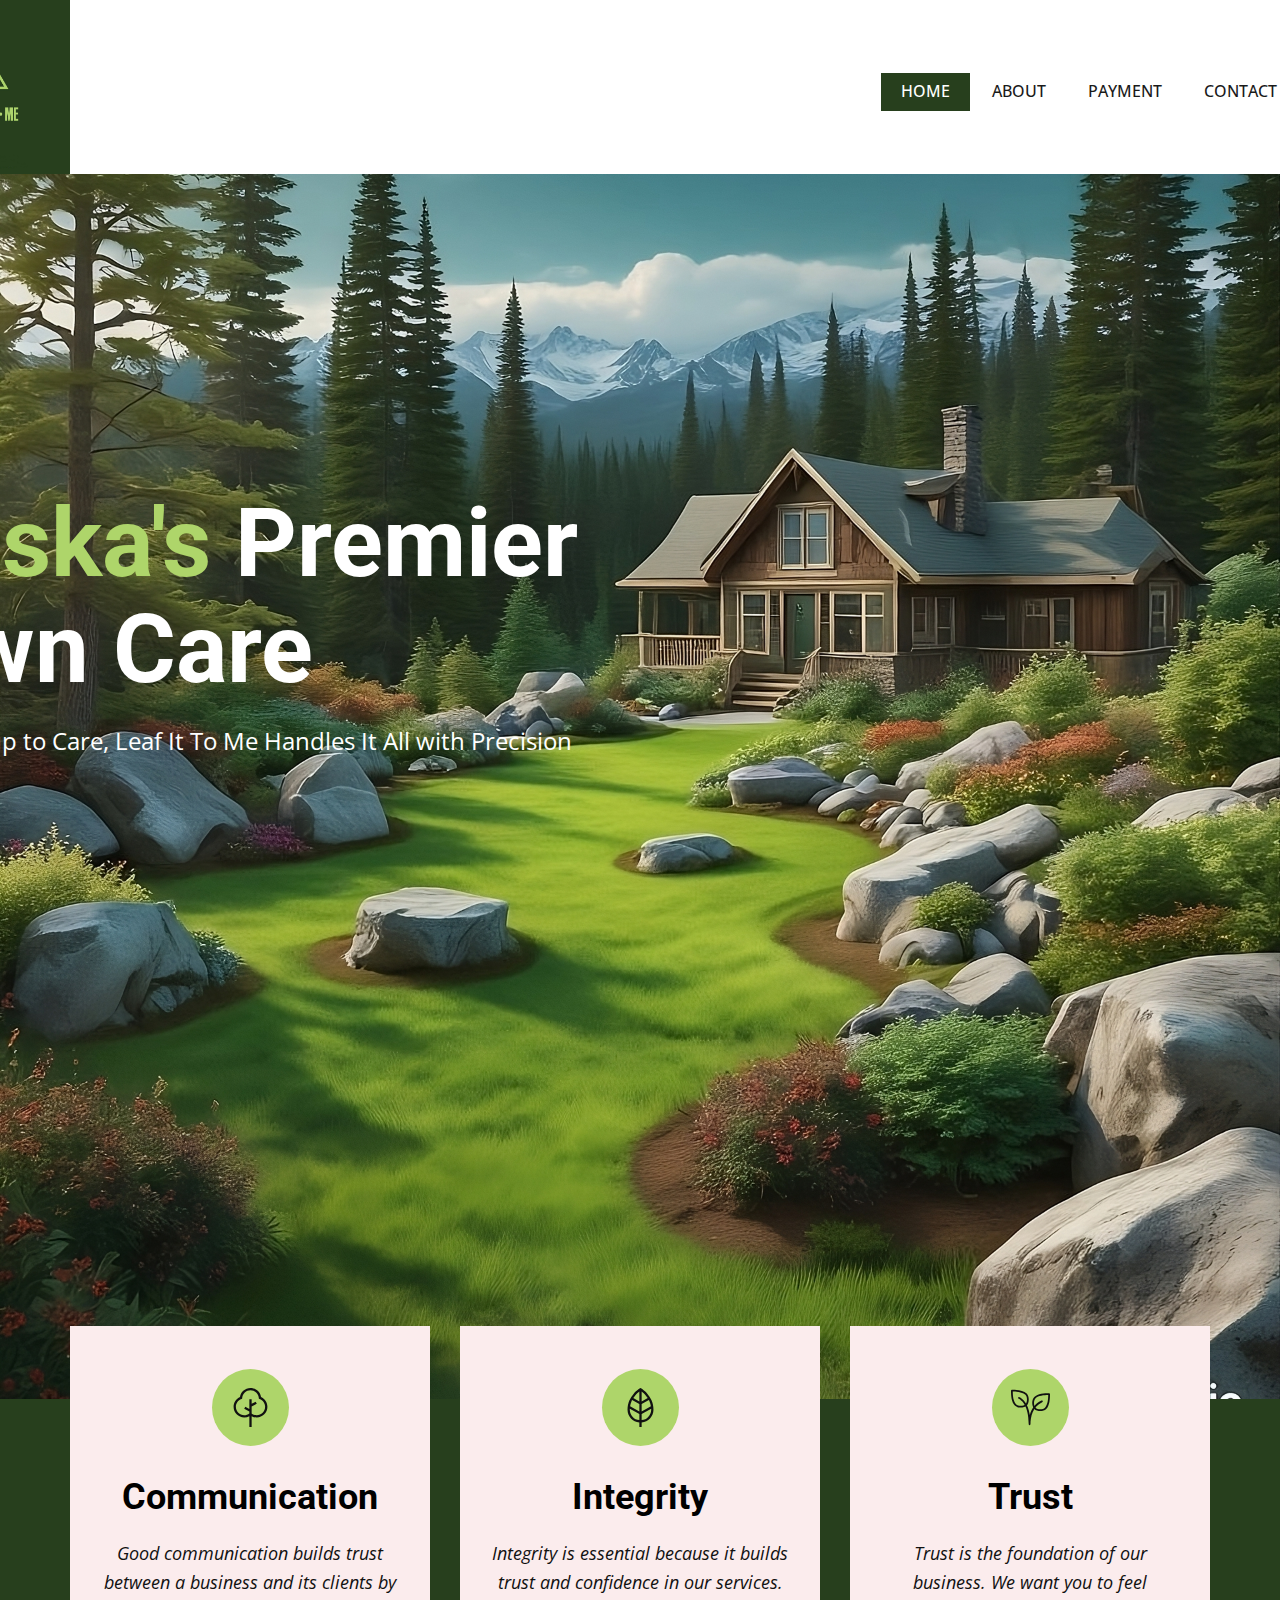
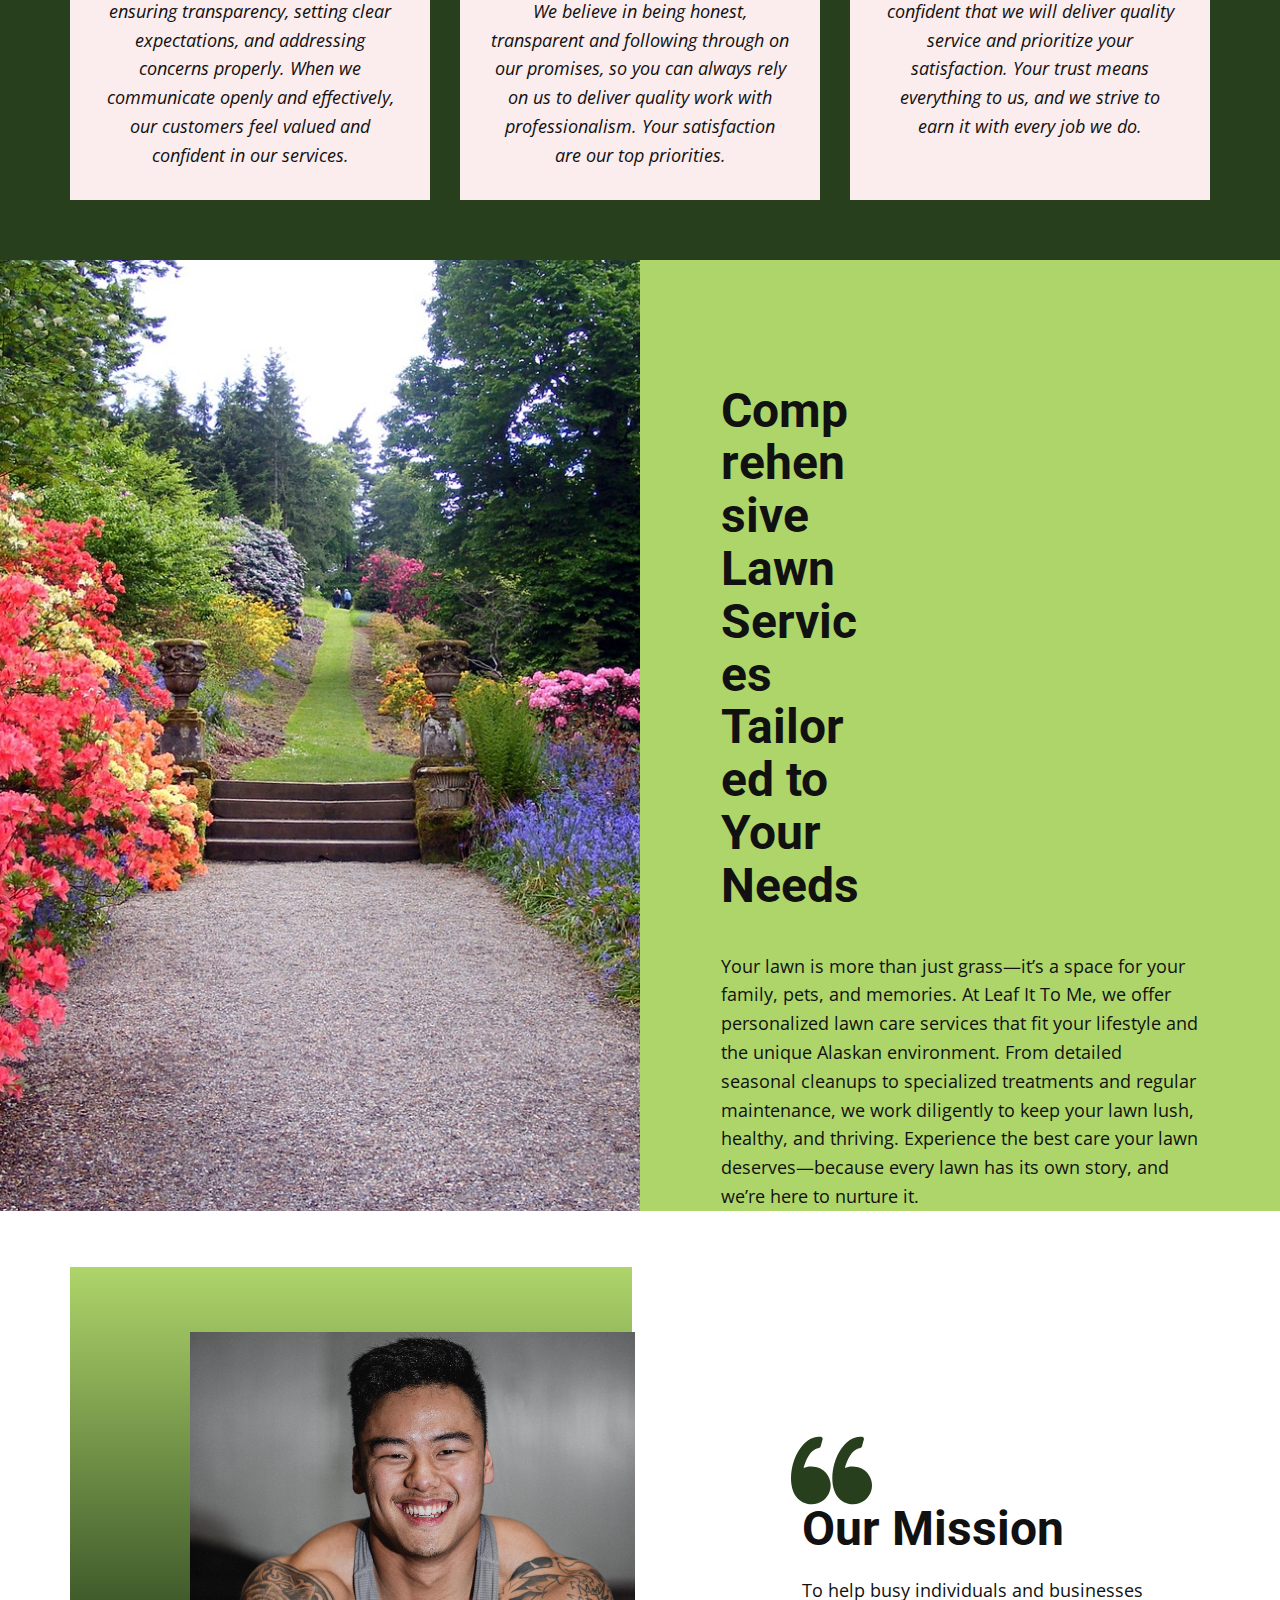
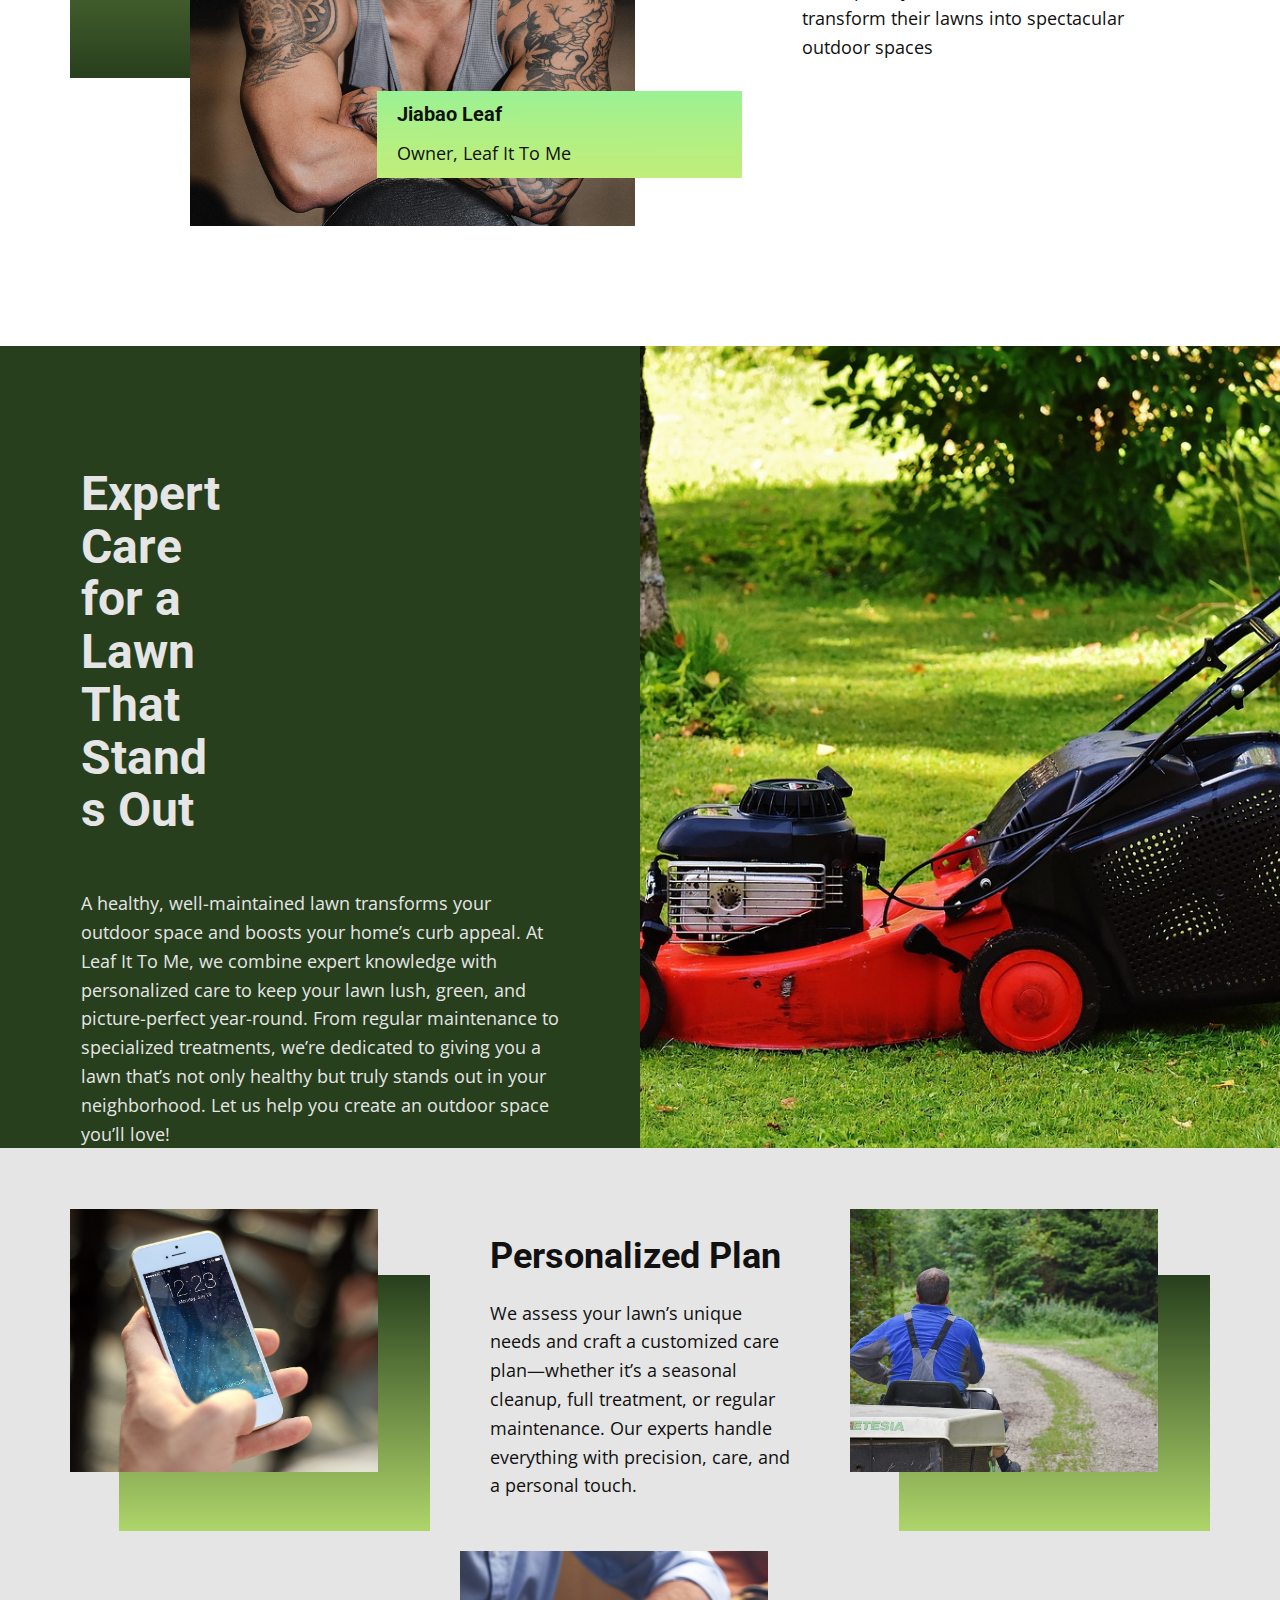
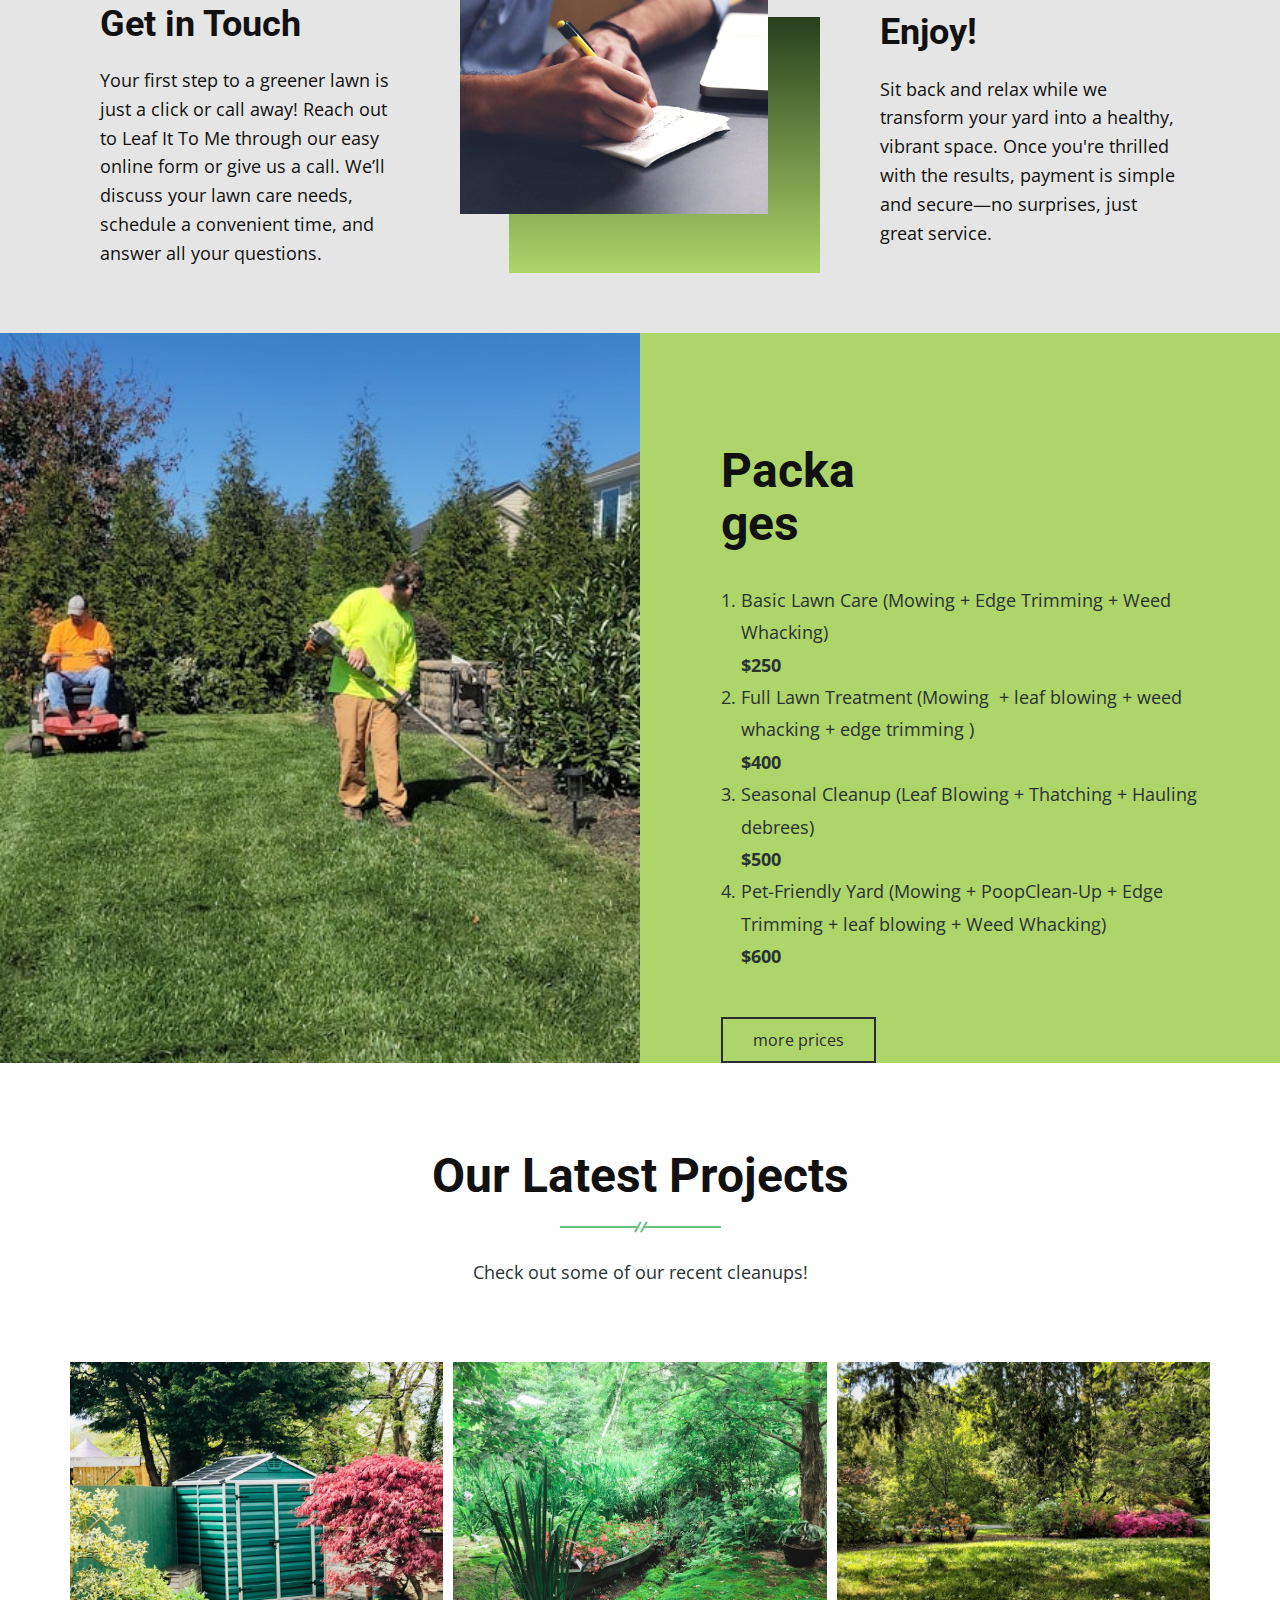
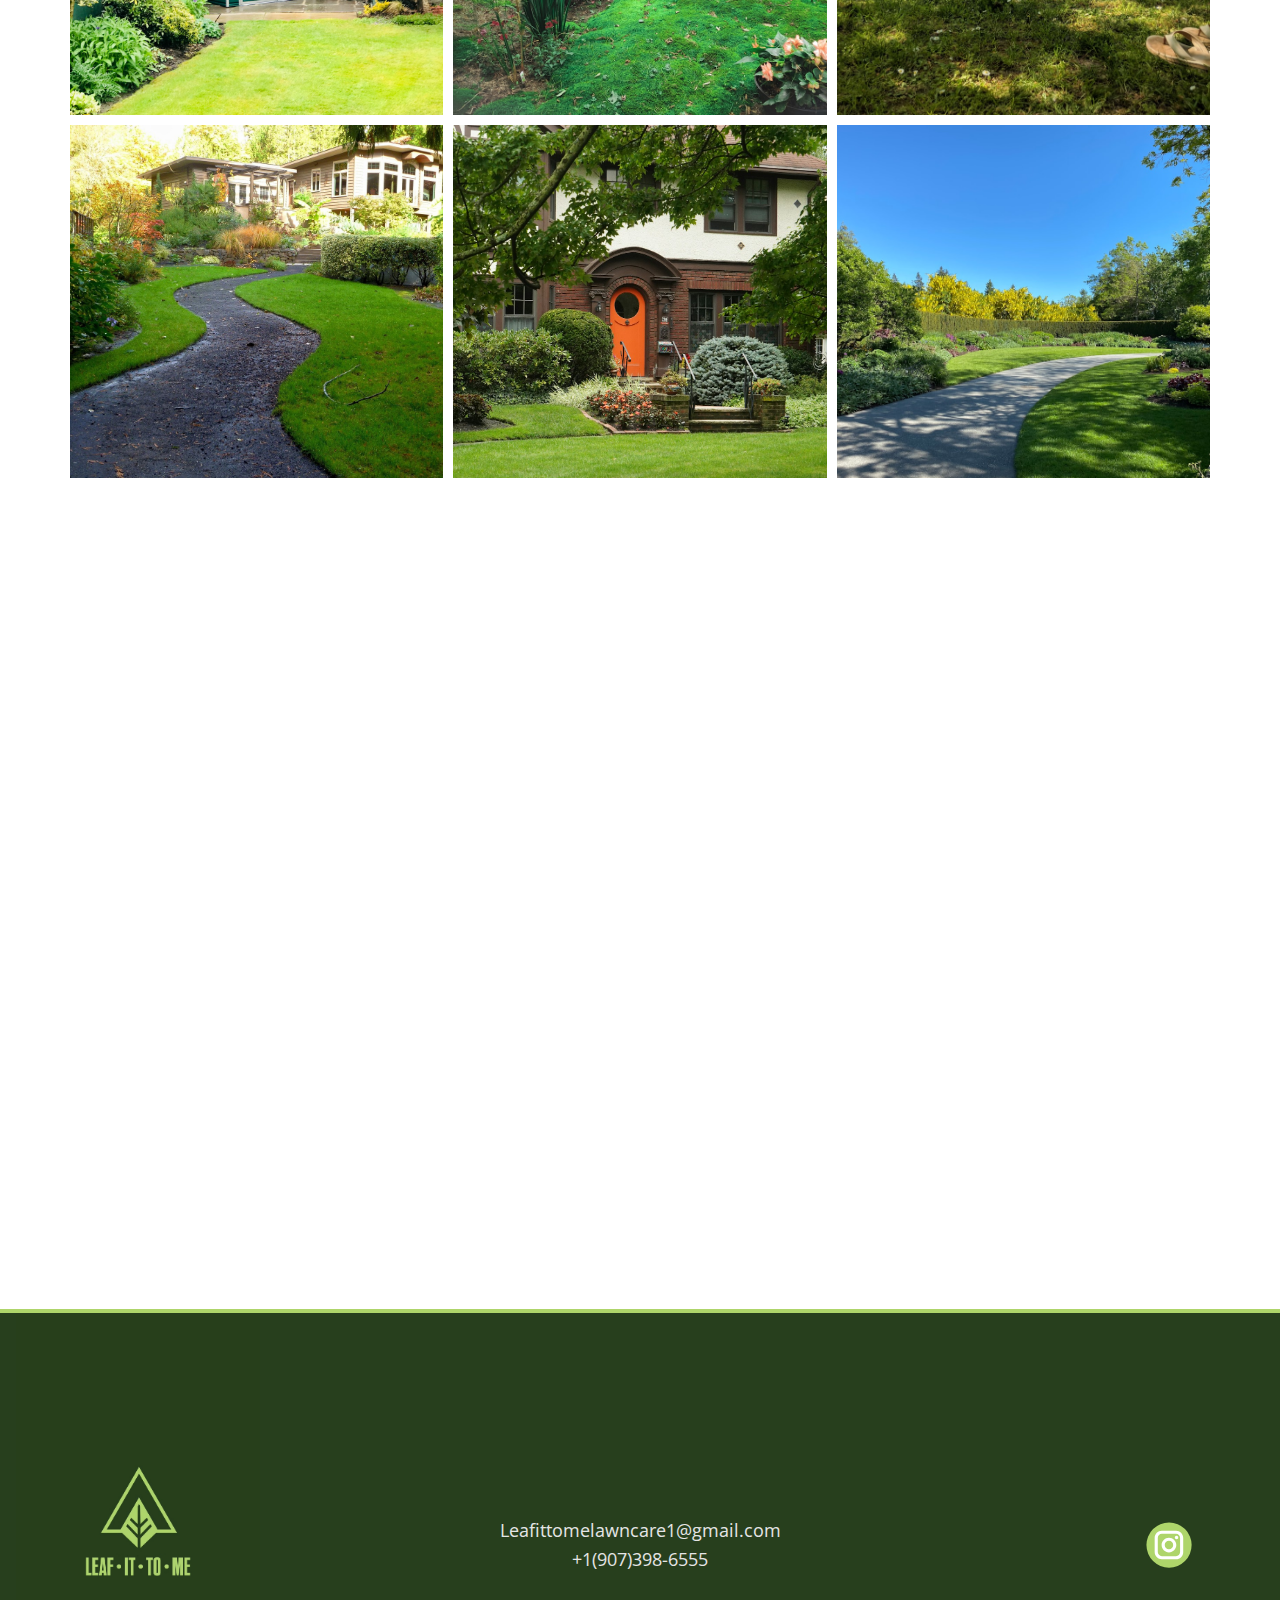
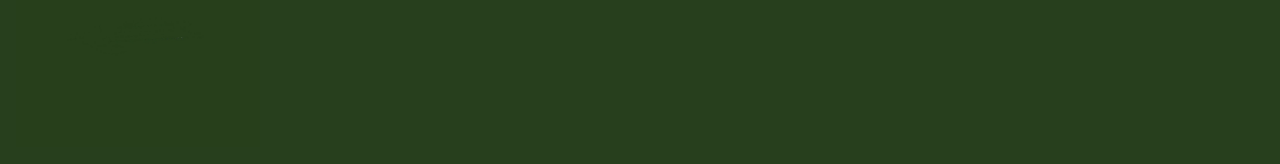
<file: index.html>
<!DOCTYPE html>
<html style="font-size: 16px;" lang="en"><head>
    <meta name="viewport" content="width=device-width, initial-scale=1.0">
    <meta charset="utf-8">
    <meta name="keywords" content="Cleaner Energy for a Cleaner World, Plant Trees To Save Birds Residence, Our Mission, Help Us Recycle Dumps to Save World, Green World For
                                Our Future Generation, Our Latest Projects, 3487, 154, 1456, 1354">
    <meta name="description" content="">
    <title>Home</title>
    <link rel="stylesheet" href="nicepage.css" media="screen">
<link rel="stylesheet" href="index.css" media="screen">
    <script class="u-script" type="text/javascript" src="jquery.js" defer=""></script>
    <script class="u-script" type="text/javascript" src="nicepage.js" defer=""></script>
    <meta name="generator" content="Nicepage 7.7.3, nicepage.com">
    <meta name="referrer" content="origin">
    
    
    
    
    
    
    
    
    
    
    
    <link id="u-theme-google-font" rel="stylesheet" href="https://fonts.googleapis.com/css?family=Roboto:100,100i,300,300i,400,400i,500,500i,700,700i,900,900i|Open+Sans:300,300i,400,400i,500,500i,600,600i,700,700i,800,800i">
    <script type="application/ld+json">{
		"@context": "http://schema.org",
		"@type": "Organization",
		"name": "",
		"logo": "images/BD5EF24D-C2E1-41FA-BA0E-46E552A3A18D.jpeg",
		"sameAs": [
				"https://www.instagram.com/leafittomelawncare"
		]
}</script>
    <meta name="theme-color" content="#478ac9">
    <meta property="og:title" content="Home">
    <meta property="og:type" content="website">
  <meta data-intl-tel-input-cdn-path="intlTelInput/"></head>
  <body data-home-page="Home.html" data-home-page-title="Home" data-path-to-root="./" data-include-products="false" class="u-body u-xl-mode" data-lang="en"><header class="u-clearfix u-header u-white u-header" id="header"><div class="u-clearfix u-sheet u-sheet-1">
        <a href="#" class="u-image u-logo u-image-1" data-image-width="1290" data-image-height="2293">
          <img src="images/BD5EF24D-C2E1-41FA-BA0E-46E552A3A18D.jpeg" class="u-logo-image u-logo-image-1">
        </a>
        <nav class="u-menu u-menu-one-level u-offcanvas u-menu-1">
          <div class="menu-collapse" style="font-size: 1rem; letter-spacing: 0px; text-transform: uppercase; font-weight: 500;">
            <a class="u-button-style u-custom-active-border-color u-custom-active-color u-custom-border u-custom-border-color u-custom-borders u-custom-hover-border-color u-custom-hover-color u-custom-left-right-menu-spacing u-custom-padding-bottom u-custom-text-active-color u-custom-text-color u-custom-text-decoration u-custom-text-hover-color u-custom-top-bottom-menu-spacing u-hamburger-link u-nav-link u-text-active-palette-1-base u-text-hover-palette-2-base" href="#">
              <svg class="u-svg-link" viewBox="0 0 24 24"><use xlink:href="#menu-hamburger"></use></svg>
              <svg class="u-svg-content" version="1.1" id="menu-hamburger" viewBox="0 0 16 16" x="0px" y="0px" xmlns:xlink="http://www.w3.org/1999/xlink" xmlns="http://www.w3.org/2000/svg"><g><rect y="1" width="16" height="2"></rect><rect y="7" width="16" height="2"></rect><rect y="13" width="16" height="2"></rect>
</g></svg>
            </a>
          </div>
          <div class="u-custom-menu u-nav-container">
            <ul class="u-nav u-spacing-2 u-unstyled u-nav-1"><li class="u-nav-item"><a class="u-active-custom-color-3 u-border-2 u-border-active-custom-color-3 u-border-hover-custom-color-2 u-border-no-left u-border-no-right u-border-no-top u-button-style u-hover-custom-color-2 u-nav-link u-text-active-white u-text-grey-90 u-text-hover-white" href="./" style="padding: 10px 20px;">Home</a>
</li><li class="u-nav-item"><a class="u-active-custom-color-3 u-border-2 u-border-active-custom-color-3 u-border-hover-custom-color-2 u-border-no-left u-border-no-right u-border-no-top u-button-style u-hover-custom-color-2 u-nav-link u-text-active-white u-text-grey-90 u-text-hover-white" href="About.html" style="padding: 10px 20px;">About</a>
</li><li class="u-nav-item"><a class="u-active-custom-color-3 u-border-2 u-border-active-custom-color-3 u-border-hover-custom-color-2 u-border-no-left u-border-no-right u-border-no-top u-button-style u-hover-custom-color-2 u-nav-link u-text-active-white u-text-grey-90 u-text-hover-white" href="Payment.html" style="padding: 10px 20px;">Payment</a>
</li><li class="u-nav-item"><a class="u-active-custom-color-3 u-border-2 u-border-active-custom-color-3 u-border-hover-custom-color-2 u-border-no-left u-border-no-right u-border-no-top u-button-style u-hover-custom-color-2 u-nav-link u-text-active-white u-text-grey-90 u-text-hover-white" href="Contact.html" style="padding: 10px 20px;">Contact</a>
</li></ul>
          </div>
          <div class="u-custom-menu u-nav-container-collapse">
            <div class="u-black u-container-style u-inner-container-layout u-opacity u-opacity-95 u-sidenav">
              <div class="u-inner-container-layout u-sidenav-overflow">
                <div class="u-menu-close"></div>
                <ul class="u-align-center u-nav u-popupmenu-items u-unstyled u-nav-2"><li class="u-nav-item"><a class="u-button-style u-nav-link" href="./">Home</a>
</li><li class="u-nav-item"><a class="u-button-style u-nav-link" href="About.html">About</a>
</li><li class="u-nav-item"><a class="u-button-style u-nav-link" href="Payment.html">Payment</a>
</li><li class="u-nav-item"><a class="u-button-style u-nav-link" href="Contact.html">Contact</a>
</li></ul>
              </div>
            </div>
            <div class="u-black u-menu-overlay u-opacity u-opacity-70"></div>
          </div>
        </nav>
      </div></header> 
    <section class="u-clearfix u-image u-section-1" id="sec-0896" data-image-width="1024" data-image-height="1024">
      <div class="u-clearfix u-sheet u-valign-middle-lg u-valign-middle-md u-valign-middle-sm u-valign-middle-xs u-sheet-1">
        <div class="u-align-left u-container-align-left u-container-align-left-lg u-container-align-left-md u-container-align-left-sm u-container-align-left-xl u-container-style u-expanded-width-xs u-group u-group-1">
          <div class="u-container-layout u-valign-middle-sm u-container-layout-1">
            <h1 class="u-text u-text-body-alt-color u-title u-text-1"><span class="u-text-custom-color-2"><b>Alaska's<span class="u-text-white">&nbsp;Premier</span></b></span>
              <br>Lawn Care
            </h1>
            <p class="u-large-text u-text u-text-body-alt-color u-text-variant u-text-2"> From Cleanup to Care, Leaf It To Me Handles It All with Precision and Care!</p>
          </div>
        </div>
      </div>
    </section>
    <section class="u-clearfix u-custom-color-3 u-section-2" id="sec-d5c1">
      <div class="u-clearfix u-sheet u-sheet-1">
        <div class="data-layout-selected u-clearfix u-expanded-width u-gutter-30 u-layout-wrap u-layout-wrap-1">
          <div class="u-layout">
            <div class="u-layout-row">
              <div class="u-align-center u-border-no-bottom u-border-no-left u-border-no-right u-border-no-top u-container-align-center u-container-style u-layout-cell u-left-cell u-palette-2-light-3 u-size-20 u-size-20-md u-layout-cell-1">
                <div class="u-container-layout u-valign-top u-container-layout-1"><span class="u-align-left u-custom-color-2 u-icon u-icon-circle u-icon-1"><svg class="u-svg-link" preserveAspectRatio="xMidYMin slice" viewBox="0 0 512 512" style=""><use xlink:href="#svg-3723"></use></svg><svg class="u-svg-content" viewBox="0 0 512 512" x="0px" y="0px" id="svg-3723" style="enable-background:new 0 0 512 512;"><g><g><path d="M394.163,119.466c-4.535-31.37-19.603-60.217-43.037-82.042C325.213,13.291,291.431,0,256.002,0    c-35.429,0-69.211,13.291-95.125,37.424c-23.434,21.825-38.501,50.672-43.037,82.042c-50.475,22.04-83.763,72.319-83.763,127.977    c0,76.979,62.627,139.605,139.605,139.605c23.725,0,46.846-6.032,67.318-17.307V512h30V369.741    c20.472,11.275,43.593,17.307,67.318,17.307c76.979,0,139.605-62.627,139.605-139.605    C477.926,191.785,444.638,141.505,394.163,119.466z M338.32,357.048c-24.474,0-48.13-8.171-67.318-23.122v-91.75l67.279-35.375    l-13.962-26.553l-53.317,28.034V149.23h-30v125.545l-53.317-28.034l-13.962,26.553l67.279,35.375v25.257    c-19.188,14.951-42.844,23.122-67.318,23.122c-60.437,0-109.605-49.169-109.605-109.605c0-46.211,29.226-87.7,72.725-103.241    l9.176-3.278l0.734-9.716c2.078-27.469,14.369-52.979,34.61-71.83C201.665,40.433,228.187,30,256.002,30    s54.337,10.433,74.679,29.377c20.241,18.851,32.532,44.36,34.61,71.83l0.734,9.716l9.176,3.278    c43.499,15.541,72.725,57.03,72.725,103.241C447.926,307.879,398.757,357.048,338.32,357.048z"></path>
</g>
</g></svg></span>
                  <h3 class="u-text u-text-black u-text-1">Communication </h3>
                  <p class="u-text u-text-2"> Good communication builds trust between a business and its clients by ensuring transparency, setting clear expectations, and addressing concerns properly. When we communicate openly and effectively, our customers feel valued and confident in our services.</p>
                </div>
              </div>
              <div class="u-container-style u-layout-cell u-palette-2-light-3 u-size-20 u-size-20-md u-layout-cell-2">
                <div class="u-container-layout u-valign-top u-container-layout-2"><span class="u-align-left u-custom-color-2 u-icon u-icon-circle u-icon-2"><svg class="u-svg-link" preserveAspectRatio="xMidYMin slice" viewBox="0 0 512 512" style=""><use xlink:href="#svg-934c"></use></svg><svg class="u-svg-content" viewBox="0 0 512 512" x="0px" y="0px" id="svg-934c" style="enable-background:new 0 0 512 512;"><g><g><path d="M400.769,161.894c-13.492-30.843-32.268-60.196-55.809-87.247c-39.996-45.958-79.756-69.304-81.43-70.275L256,0    l-7.531,4.372c-1.673,0.972-41.433,24.317-81.43,70.275c-23.541,27.051-42.317,56.404-55.809,87.247    C94.295,200.608,85.71,241.715,85.71,284.072c0,88.336,68.579,160.952,155.291,167.411V512h29.999v-60.517    c86.712-6.46,155.291-79.076,155.291-167.411C426.29,241.716,417.704,200.608,400.769,161.894z M188.999,95.112    c18.864-21.805,37.891-38.23,52.001-49.091V177.19l-79.935-44.823C169.317,119.536,178.64,107.088,188.999,95.112z     M138.467,174.484c2.359-5.423,4.905-10.799,7.624-16.122L241,211.583v95.705L119.39,239.095    C123.045,216.938,129.405,195.324,138.467,174.484z M241.001,421.375c-70.149-6.381-125.293-65.518-125.293-137.303    c0-4.176,0.109-8.337,0.294-12.484l124.999,70.094V421.375z M373.284,173.916c9.193,21.016,15.636,42.821,19.324,65.179    l-121.609,68.193v-95.705l94.913-53.224C368.538,163.498,370.997,168.684,373.284,173.916z M270.998,177.19V45.988    c13.907,10.7,32.613,26.842,51.332,48.353c10.627,12.212,20.178,24.916,28.608,38.023L270.998,177.19z M270.999,421.375v-79.693    l124.998-70.093c0.185,4.148,0.294,8.308,0.294,12.484C396.292,355.856,341.149,414.994,270.999,421.375z"></path>
</g>
</g></svg></span>
                  <h3 class="u-align-center u-text u-text-black u-text-3">Integrity </h3>
                  <p class="u-align-center u-text u-text-4">Integrity is essential because it builds trust and confidence in our services. We believe in being honest, transparent and following through on our promises, so you can always rely on us to deliver quality work with professionalism. Your satisfaction are our top priorities. </p>
                </div>
              </div>
              <div class="u-align-center u-container-align-center u-container-style u-layout-cell u-palette-2-light-3 u-right-cell u-size-20 u-size-20-md u-layout-cell-3">
                <div class="u-container-layout u-container-layout-3"><span class="u-align-left u-custom-color-2 u-icon u-icon-circle u-icon-3"><svg class="u-svg-link" preserveAspectRatio="xMidYMin slice" viewBox="0 0 469.824 469.824" style=""><use xlink:href="#svg-8b22"></use></svg><svg class="u-svg-content" viewBox="0 0 469.824 469.824" x="0px" y="0px" id="svg-8b22" style="enable-background:new 0 0 469.824 469.824;"><g><g><path d="M188.885,67.36C147.84,26.336,67.52,21.579,10.667,21.579C4.779,21.579,0,26.357,0,32.245    c0,56.853,4.736,137.173,45.781,178.219c17.323,17.323,43.883,25.067,70.208,25.067c28.608,0,56.96-9.152,72.896-25.088    C219.456,179.872,225.067,103.52,188.885,67.36z M173.803,195.381c-22.827,22.805-86.208,26.709-112.917,0    C27.755,162.251,22.016,94.944,21.397,42.976c51.968,0.619,119.275,6.357,152.405,39.488    C200.512,109.173,196.608,172.576,173.803,195.381z"></path>
</g>
</g><g><g><path d="M459.157,63.776c-56.853,0-137.173,4.736-178.219,45.781c-36.181,36.16-30.571,112.512,0,143.083    c15.936,15.915,44.267,25.067,72.875,25.067c26.325,0,52.864-7.723,70.229-25.045c41.024-41.045,45.781-121.365,45.781-178.219    C469.824,68.555,465.045,63.776,459.157,63.776z M408.917,237.557c-26.709,26.709-90.112,22.805-112.917,0    c-22.805-22.805-26.709-86.208,0-112.917c33.131-33.131,100.437-38.869,152.405-39.488    C447.787,137.141,442.048,204.448,408.917,237.557z"></path>
</g>
</g><g><g><path d="M382.123,156.107c-2.517-5.355-9.728-7.189-15.04-4.715c-81.813,38.464-122.005,105.536-140.267,174.485    c-22.592-146.603-87.936-191.296-115.648-210.261c-3.456-2.368-6.144-4.096-7.637-5.568c-4.16-4.16-10.923-4.16-15.083,0    c-4.16,4.16-4.16,10.923,0,15.083c2.112,2.091,5.76,4.715,10.688,8.085c31.232,21.355,114.197,78.123,114.197,304.363    c0,5.888,4.779,10.667,10.667,10.667s10.667-4.779,10.667-10.645c0-91.413,24.555-211.925,141.504-266.88    c0-0.021,1.728-0.832,1.728-0.832C383.211,167.371,384.64,161.44,382.123,156.107z"></path>
</g>
</g></svg></span>
                  <h3 class="u-text u-text-black u-text-5">Trust</h3>
                  <p class="u-text u-text-6">Trust is the foundation of our business. We want you to feel confident that we will deliver quality service and prioritize your satisfaction. Your trust means everything to us, and we strive to earn it with every job we do. </p>
                </div>
              </div>
            </div>
          </div>
        </div>
      </div>
    </section>
    <section class="u-clearfix u-section-3" id="carousel_9cc2">
      <div class="data-layout-selected u-clearfix u-expanded-width u-layout-wrap u-layout-wrap-1">
        <div class="u-gutter-0 u-layout">
          <div class="u-layout-row">
            <div class="u-container-style u-image u-layout-cell u-left-cell u-size-30 u-image-1" data-image-width="1280" data-image-height="960">
              <div class="u-container-layout"></div>
            </div>
            <div class="u-align-left-sm u-align-left-xs u-container-style u-custom-color-2 u-layout-cell u-right-cell u-shape-rectangle u-size-30 u-layout-cell-2">
              <div class="u-container-layout u-container-layout-2">
                <h2 class="u-text u-text-1"> Comprehensive Lawn Services Tailored to Your Needs</h2>
                <p class="u-text u-text-2"> Your lawn is more than just grass—it’s a space for your family, pets, and memories. At Leaf It To Me, we offer personalized lawn care services that fit your lifestyle and the unique Alaskan environment. From detailed seasonal cleanups to specialized treatments and regular maintenance, we work diligently to keep your lawn lush, healthy, and thriving.
Experience the best care your lawn deserves—because every lawn has its own story, and we’re here to nurture it.</p>
              </div>
            </div>
          </div>
        </div>
      </div>
    </section>
    <section class="u-clearfix u-section-4" id="sec-6dbd">
      <div class="u-clearfix u-sheet u-sheet-1">
        <div class="data-layout-selected u-clearfix u-expanded-width u-gutter-30 u-layout-wrap u-layout-wrap-1">
          <div class="u-layout">
            <div class="u-layout-row">
              <div class="u-align-left u-container-align-left u-container-style u-layout-cell u-left-cell u-size-36 u-layout-cell-1">
                <div class="u-container-layout">
                  <div class="u-gradient u-shape u-shape-1"></div>
                  <img class="u-image u-image-contain u-image-1" src="images/unnamed1.jpg" data-image-width="3601" data-image-height="3990">
                  <div class="u-align-left-xs u-container-style u-group u-image u-image-2">
                    <div class="u-container-layout u-valign-middle u-container-layout-2">
                      <h5 class="u-text u-text-1">Jiabao Leaf</h5>
                      <p class="u-text u-text-2">Owner, Leaf It To Me</p>
                    </div>
                  </div>
                </div>
              </div>
              <div class="u-align-left u-container-align-left u-container-style u-layout-cell u-right-cell u-size-24 u-layout-cell-2">
                <div class="u-container-layout u-valign-middle-xs u-container-layout-3"><span class="u-icon u-icon-circle u-text-custom-color-3 u-icon-1"><svg class="u-svg-link" preserveAspectRatio="xMidYMin slice" viewBox="0 0 95.333 95.332" style=""><use xlink:href="#svg-5237"></use></svg><svg class="u-svg-content" viewBox="0 0 95.333 95.332" x="0px" y="0px" id="svg-5237" style="enable-background:new 0 0 95.333 95.332;"><g><g><path d="M30.512,43.939c-2.348-0.676-4.696-1.019-6.98-1.019c-3.527,0-6.47,0.806-8.752,1.793    c2.2-8.054,7.485-21.951,18.013-23.516c0.975-0.145,1.774-0.85,2.04-1.799l2.301-8.23c0.194-0.696,0.079-1.441-0.318-2.045    s-1.035-1.007-1.75-1.105c-0.777-0.106-1.569-0.16-2.354-0.16c-12.637,0-25.152,13.19-30.433,32.076    c-3.1,11.08-4.009,27.738,3.627,38.223c4.273,5.867,10.507,9,18.529,9.313c0.033,0.001,0.065,0.002,0.098,0.002    c9.898,0,18.675-6.666,21.345-16.209c1.595-5.705,0.874-11.688-2.032-16.851C40.971,49.307,36.236,45.586,30.512,43.939z"></path><path d="M92.471,54.413c-2.875-5.106-7.61-8.827-13.334-10.474c-2.348-0.676-4.696-1.019-6.979-1.019    c-3.527,0-6.471,0.806-8.753,1.793c2.2-8.054,7.485-21.951,18.014-23.516c0.975-0.145,1.773-0.85,2.04-1.799l2.301-8.23    c0.194-0.696,0.079-1.441-0.318-2.045c-0.396-0.604-1.034-1.007-1.75-1.105c-0.776-0.106-1.568-0.16-2.354-0.16    c-12.637,0-25.152,13.19-30.434,32.076c-3.099,11.08-4.008,27.738,3.629,38.225c4.272,5.866,10.507,9,18.528,9.312    c0.033,0.001,0.065,0.002,0.099,0.002c9.897,0,18.675-6.666,21.345-16.209C96.098,65.559,95.376,59.575,92.471,54.413z"></path>
</g>
</g></svg></span>
                  <h2 class="u-text u-text-3">Our Mission</h2>
                  <p class="u-text u-text-4">To help busy individuals and businesses transform their lawns into spectacular outdoor spaces </p>
                </div>
              </div>
            </div>
          </div>
        </div>
      </div>
    </section>
    <section class="u-clearfix u-section-5" id="carousel_1dbf">
      <div class="data-layout-selected u-clearfix u-expanded-width u-layout-wrap u-layout-wrap-1">
        <div class="u-gutter-0 u-layout">
          <div class="u-layout-row">
            <div class="u-container-style u-custom-color-3 u-layout-cell u-left-cell u-shape-rectangle u-size-30 u-layout-cell-1">
              <div class="u-container-layout u-container-layout-1">
                <h2 class="u-text u-text-custom-color-1 u-text-1"> Expert Care for a Lawn That Stands Out</h2>
                <p class="u-text u-text-custom-color-1 u-text-2"> A healthy, well-maintained lawn transforms your outdoor space and boosts your home’s curb appeal. At Leaf It To Me, we combine expert knowledge with personalized care to keep your lawn lush, green, and picture-perfect year-round.
From regular maintenance to specialized treatments, we’re dedicated to giving you a lawn that’s not only healthy but truly stands out in your neighborhood. Let us help you create an outdoor space you’ll love!</p>
              </div>
            </div>
            <div class="u-align-left-sm u-align-left-xs u-container-style u-image u-layout-cell u-right-cell u-size-30 u-image-1" data-image-width="1280" data-image-height="853">
              <div class="u-container-layout"></div>
            </div>
          </div>
        </div>
      </div>
    </section>
    <section class="u-clearfix u-custom-color-1 u-section-6" id="sec-4be1">
      <div class="u-clearfix u-sheet u-valign-middle u-sheet-1">
        <div class="data-layout-selected u-clearfix u-expanded-width u-gutter-30 u-layout-wrap u-layout-wrap-1">
          <div class="u-layout">
            <div class="u-layout-row">
              <div class="u-size-20 u-size-30-md">
                <div class="u-layout-col">
                  <div class="u-align-left u-container-align-left u-container-style u-layout-cell u-left-cell u-size-36 u-layout-cell-1">
                    <div class="u-container-layout">
                      <div class="u-align-left u-gradient u-shape u-shape-1"></div>
                      <img src="images/44fbb61a3edcc720b0f6d04b1c764ce3d509835737033d4c90f64d1cccc1131547bca7a06dbc0bb0d62dc0e3bf5d0af26514a6e93a54a12cc752f5_1280.jpg" alt="" class="u-align-left u-image u-image-1" data-image-width="1280" data-image-height="853">
                    </div>
                  </div>
                  <div class="u-align-left u-container-align-left u-container-style u-layout-cell u-left-cell u-size-24 u-layout-cell-2">
                    <div class="u-container-layout u-container-layout-2">
                      <h3 class="u-text u-text-1">Get in Touch</h3>
                      <p class="u-text u-text-2"> Your first step to a greener lawn is just a click or call away! Reach out to Leaf It To Me through our easy online form or give us a call. We’ll discuss your lawn care needs, schedule a convenient time, and answer all your questions.</p>
                    </div>
                  </div>
                </div>
              </div>
              <div class="u-size-20 u-size-30-md">
                <div class="u-layout-col">
                  <div class="u-align-left u-container-align-left u-container-style u-layout-cell u-size-24 u-layout-cell-3">
                    <div class="u-container-layout u-valign-middle u-container-layout-3">
                      <h3 class="u-text u-text-3">Personalized Plan</h3>
                      <p class="u-text u-text-4"> We assess your lawn’s unique needs and craft a customized care plan—whether it’s a seasonal cleanup, full treatment, or regular maintenance. Our experts handle everything with precision, care, and a personal touch.</p>
                    </div>
                  </div>
                  <div class="u-align-left u-container-align-left u-container-align-left-lg u-container-align-left-md u-container-align-left-sm u-container-align-left-xl u-container-style u-layout-cell u-size-36 u-layout-cell-4">
                    <div class="u-container-layout">
                      <div class="u-align-left u-gradient u-shape u-shape-2"></div>
                      <img src="images/f67ec12f2fedf89618a98e7c26b04cafb265fed55d940af7c95ea0004a515fa6d3284e788dca985ccc1fa3a58904a8f2381d0addaa91d62b2e8299_1280.jpg" alt="" class="u-align-left u-image u-image-2" data-image-width="1280" data-image-height="757">
                    </div>
                  </div>
                </div>
              </div>
              <div class="u-size-20 u-size-60-md">
                <div class="u-layout-col">
                  <div class="u-align-left u-container-align-left u-container-style u-layout-cell u-right-cell u-size-36 u-layout-cell-5">
                    <div class="u-container-layout">
                      <div class="u-align-left u-gradient u-shape u-shape-3"></div>
                      <img src="images/40bcf537638279813b788f82a7ad154f4105e0b3b6f207fce0d0d723af3d66707bda8afc8082a931f9d959747a0433d781a3f2a563af40577728ab_1280.jpg" alt="" class="u-align-left u-image u-image-3" data-image-width="1280" data-image-height="853">
                    </div>
                  </div>
                  <div class="u-align-left u-container-align-left u-container-style u-layout-cell u-right-cell u-size-24 u-layout-cell-6">
                    <div class="u-container-layout u-valign-middle u-container-layout-6">
                      <h3 class="u-text u-text-5">Enjoy!</h3>
                      <p class="u-text u-text-6"> Sit back and relax while we transform your yard into a healthy, vibrant space. Once you're thrilled with the results, payment is simple and secure—no surprises, just great service.</p>
                    </div>
                  </div>
                </div>
              </div>
            </div>
          </div>
        </div>
      </div>
    </section>
    <section class="u-clearfix u-section-7" id="carousel_59d8">
      <div class="data-layout-selected u-clearfix u-expanded-width u-layout-wrap u-layout-wrap-1">
        <div class="u-gutter-0 u-layout">
          <div class="u-layout-row">
            <div class="u-container-style u-image u-layout-cell u-left-cell u-size-30 u-image-1" data-image-width="1280" data-image-height="598">
              <div class="u-container-layout"></div>
            </div>
            <div class="u-align-left-sm u-align-left-xs u-container-style u-custom-color-2 u-layout-cell u-right-cell u-shape-rectangle u-size-30 u-layout-cell-2">
              <div class="u-container-layout u-container-layout-2">
                <h2 class="u-text u-text-1">Packages</h2>
                <ol class="u-indent-0 u-text u-text-palette-4-dark-3 u-text-2">
                  <li><b><span style="font-weight: 400;">Basic Lawn Care (Mowing + Edge Trimming + Weed Whacking)&nbsp;<br><span style="font-weight: 700;">$250</span>
                        <br></span></b>
                  </li>
                  <li><b style="font-weight: 400;">Full Lawn Treatment (Mowing&nbsp; + leaf blowing + weed whacking + edge trimming )<br><span style="font-weight: 700;">$400</span></b>
                  </li>
                  <li><b style="font-weight: 400;">Seasonal Cleanup (Leaf Blowing + Thatching + Hauling debrees)&nbsp;<br><span style="font-weight: 700;">$500</span></b>
                  </li>
                  <li><b><span style="font-weight: 400;">Pet-Friendly Yard (Mowing + PoopClean-Up + Edge Trimming + leaf blowing + Weed Whacking)<br><span style="font-weight: 700;">$600</span></span>
                      <br></b>
                  </li>
                </ol>
                <a href="Payment.html" data-page-id="880828996" class="u-border-2 u-border-palette-5-dark-3 u-btn u-button-style u-btn-1" title="Payment">more prices </a>
              </div>
            </div>
          </div>
        </div>
      </div>
    </section>
    <section class="u-clearfix u-section-8" id="sec-513d">
      <div class="u-clearfix u-sheet u-sheet-1">
        <div class="u-container-style u-expanded-width-md u-expanded-width-sm u-expanded-width-xs u-group u-group-1">
          <div class="u-container-layout u-valign-middle u-container-layout-1">
            <h2 class="u-align-center u-text u-text-1">Our Latest Projects</h2>
            <img src="images/line.png" alt="" class="u-image u-image-default u-image-1" data-image-width="161" data-image-height="12">
            <p class="u-align-center u-text u-text-palette-4-dark-3 u-text-2">Check out some of our recent cleanups! </p>
          </div>
        </div>
        <div class="data-layout-selected u-clearfix u-expanded-width u-gutter-10 u-layout-wrap u-layout-wrap-1">
          <div class="u-gutter-0 u-layout">
            <div class="u-layout-col">
              <div class="u-size-30">
                <div class="u-layout-row">
                  <div class="u-container-style u-image u-layout-cell u-left-cell u-size-20 u-image-2" data-image-width="960" data-image-height="1280">
                    <div class="u-container-layout"></div>
                  </div>
                  <div class="u-container-style u-image u-layout-cell u-size-20 u-image-3" data-image-width="1280" data-image-height="960">
                    <div class="u-container-layout"></div>
                  </div>
                  <div class="u-container-style u-image u-layout-cell u-right-cell u-size-20 u-image-4" data-image-width="1280" data-image-height="886">
                    <div class="u-container-layout"></div>
                  </div>
                </div>
              </div>
              <div class="u-size-30">
                <div class="u-layout-row">
                  <div class="u-container-style u-image u-layout-cell u-left-cell u-size-20 u-image-5" data-image-width="1280" data-image-height="960">
                    <div class="u-container-layout"></div>
                  </div>
                  <div class="u-container-style u-image u-layout-cell u-size-20 u-image-6" data-image-width="725" data-image-height="1280">
                    <div class="u-container-layout"></div>
                  </div>
                  <div class="u-container-style u-image u-layout-cell u-right-cell u-size-20 u-image-7" data-image-width="1280" data-image-height="960">
                    <div class="u-container-layout"></div>
                  </div>
                </div>
              </div>
            </div>
          </div>
        </div>
      </div>
    </section>
    <section class="u-align-center u-clearfix u-container-align-center u-section-9" id="sec-4d49">
      <div class="u-clearfix u-sheet u-sheet-1">
        <div class="data-layout-selected u-clearfix u-expanded-width u-gutter-22 u-layout-wrap u-layout-wrap-1">
          <div class="u-layout">
            <div class="u-layout-row">
              <div class="u-align-center u-container-align-center u-container-align-center-md u-container-align-center-sm u-container-align-left-lg u-container-align-left-xl u-container-style u-layout-cell u-right-cell u-shape-rectangle u-size-26-lg u-size-26-xl u-size-60-md u-size-60-sm u-size-60-xs u-layout-cell-1" data-animation-name="customAnimationIn" data-animation-duration="1250" data-animation-delay="500">
                <div class="u-container-layout u-valign-top-xs u-container-layout-1">
                  <h2 class="u-align-center-md u-align-center-sm u-align-center-xs u-align-left-lg u-align-left-xl u-text u-text-default u-text-1"> Reach Out Today</h2>
                  <p class="u-align-center-md u-align-center-sm u-align-center-xs u-align-left-lg u-align-left-xl u-text u-text-default u-text-2"> We will attempt to reach you within 48 hours!</p>
                  <a href="#" class="u-active-none u-align-center-md u-align-center-sm u-align-center-xs u-border-1 u-border-active-custom-color-2 u-border-custom-color-2 u-border-hover-custom-color-2 u-border-no-left u-border-no-right u-border-no-top u-btn u-button-link u-button-style u-hover-none u-none u-text-active-palette-1-base u-text-body-color u-text-hover-palette-1-base u-btn-1" data-animation-name="" data-animation-duration="0" data-animation-delay="0" data-animation-direction="">Leafittomelawncare1@gmail.com </a>
                </div>
              </div>
              <div class="u-align-center u-container-align-center u-container-style u-layout-cell u-shape-rectangle u-size-34-lg u-size-34-xl u-size-60-md u-size-60-sm u-size-60-xs u-layout-cell-2" data-animation-name="customAnimationIn" data-animation-duration="1500" data-animation-delay="500">
                <div class="u-container-layout u-valign-top u-container-layout-2">
                  <div class="u-expanded-width u-form u-form-1">
                    <form action="https://forms.nicepagesrv.com/v2/form/process" class="u-clearfix u-form-spacing-15 u-form-vertical u-inner-form" style="padding: 0;" source="email" name="form">
                      <div class="u-form-group u-form-name">
                        <label for="name-daf4" class="u-label">Name</label>
                        <input type="text" placeholder="Enter your Name" id="name-daf4" name="name" class="u-border-2 u-border-black u-border-no-left u-border-no-right u-border-no-top u-input u-input-rectangle" required="">
                      </div>
                      <div class="u-form-email u-form-group">
                        <label for="email-daf4" class="u-label">Email</label>
                        <input type="email" placeholder="Enter a valid email address" id="email-daf4" name="email" class="u-border-2 u-border-black u-border-no-left u-border-no-right u-border-no-top u-input u-input-rectangle" required="">
                      </div>
                      <div class="u-form-group u-form-message">
                        <label for="message-daf4" class="u-label">Message</label>
                        <textarea placeholder="" rows="4" cols="50" id="message-daf4" name="message" class="u-border-2 u-border-black u-border-no-left u-border-no-right u-border-no-top u-input u-input-rectangle" required=""></textarea>
                      </div>
                      <div class="u-form-agree u-form-group u-form-group-4">
                        <label class="u-text-1 u-field-label" style=""></label>
                        <input type="checkbox" id="agree-f183" name="agree" class="u-agree-checkbox u-field-input" required="">
                        <label for="agree-f183" class="u-text-1 u-field-label" style="">I accept the <a href="#">Terms of Service</a>
                        </label>
                      </div>
                      <div class="u-align-left u-form-group u-form-submit">
                        <a href="#" class="u-active-palette-1-light-2 u-border-none u-btn u-btn-round u-btn-submit u-button-style u-custom-color-3 u-hover-palette-1-light-1 u-radius-50 u-btn-2">Submit</a>
                        <input type="submit" value="submit" class="u-form-control-hidden">
                      </div>
                      <div class="u-form-send-message u-form-send-success">Thank you! Your message has been sent.</div>
                      <div class="u-form-send-error u-form-send-message">Unable to send your message. Please fix errors then try again.</div>
                      <input type="hidden" value="" name="recaptchaResponse">
                      <input type="hidden" name="formServices" value="91a75ac9-8316-2cee-0e59-0f3a628a1033">
                    </form>
                  </div>
                </div>
              </div>
            </div>
          </div>
        </div>
      </div>
    </section>
    
    
    
    <footer class="u-align-center-md u-align-center-sm u-align-center-xs u-border-4 u-border-custom-color-2 u-border-no-bottom u-border-no-left u-border-no-right u-clearfix u-custom-color-3 u-footer" id="footer" data-animation-name="" data-animation-duration="0" data-animation-delay="0" data-animation-direction=""><div class="u-clearfix u-sheet u-valign-top-lg u-valign-top-md u-valign-top-sm u-valign-top-xl u-sheet-1">
        <a href="#" class="u-image u-logo u-image-1" data-image-width="1290" data-image-height="2293">
          <img src="images/AdobeExpress-file.jpg" class="u-logo-image u-logo-image-1">
        </a>
        <div class="u-align-left u-social-icons u-social-icons-1">
          <a class="u-social-url" title="Instagram" target="_blank" href="https://www.instagram.com/leafittomelawncare"><span class="u-icon u-social-icon u-social-instagram u-text-custom-color-2"><svg class="u-svg-link" preserveAspectRatio="xMidYMin slice" viewBox="0 0 112 112" style=""><use xlink:href="#svg-56a8"></use></svg><svg class="u-svg-content" viewBox="0 0 112 112" x="0" y="0" id="svg-56a8"><circle fill="currentColor" cx="56.1" cy="56.1" r="55"></circle><path fill="#FFFFFF" d="M55.9,38.2c-9.9,0-17.9,8-17.9,17.9C38,66,46,74,55.9,74c9.9,0,17.9-8,17.9-17.9C73.8,46.2,65.8,38.2,55.9,38.2
      z M55.9,66.4c-5.7,0-10.3-4.6-10.3-10.3c-0.1-5.7,4.6-10.3,10.3-10.3c5.7,0,10.3,4.6,10.3,10.3C66.2,61.8,61.6,66.4,55.9,66.4z"></path><path fill="#FFFFFF" d="M74.3,33.5c-2.3,0-4.2,1.9-4.2,4.2s1.9,4.2,4.2,4.2s4.2-1.9,4.2-4.2S76.6,33.5,74.3,33.5z"></path><path fill="#FFFFFF" d="M73.1,21.3H38.6c-9.7,0-17.5,7.9-17.5,17.5v34.5c0,9.7,7.9,17.6,17.5,17.6h34.5c9.7,0,17.5-7.9,17.5-17.5V38.8
      C90.6,29.1,82.7,21.3,73.1,21.3z M83,73.3c0,5.5-4.5,9.9-9.9,9.9H38.6c-5.5,0-9.9-4.5-9.9-9.9V38.8c0-5.5,4.5-9.9,9.9-9.9h34.5
      c5.5,0,9.9,4.5,9.9,9.9V73.3z"></path></svg></span>
          </a>
        </div>
        <p class="u-align-center-lg u-align-center-md u-align-center-xl u-text u-text-custom-color-1 u-text-1">Leafittomelawncare1@gmail.com<br>+1(907)398-6555
        </p>
      </div></footer>

  
</body></html>
</file>
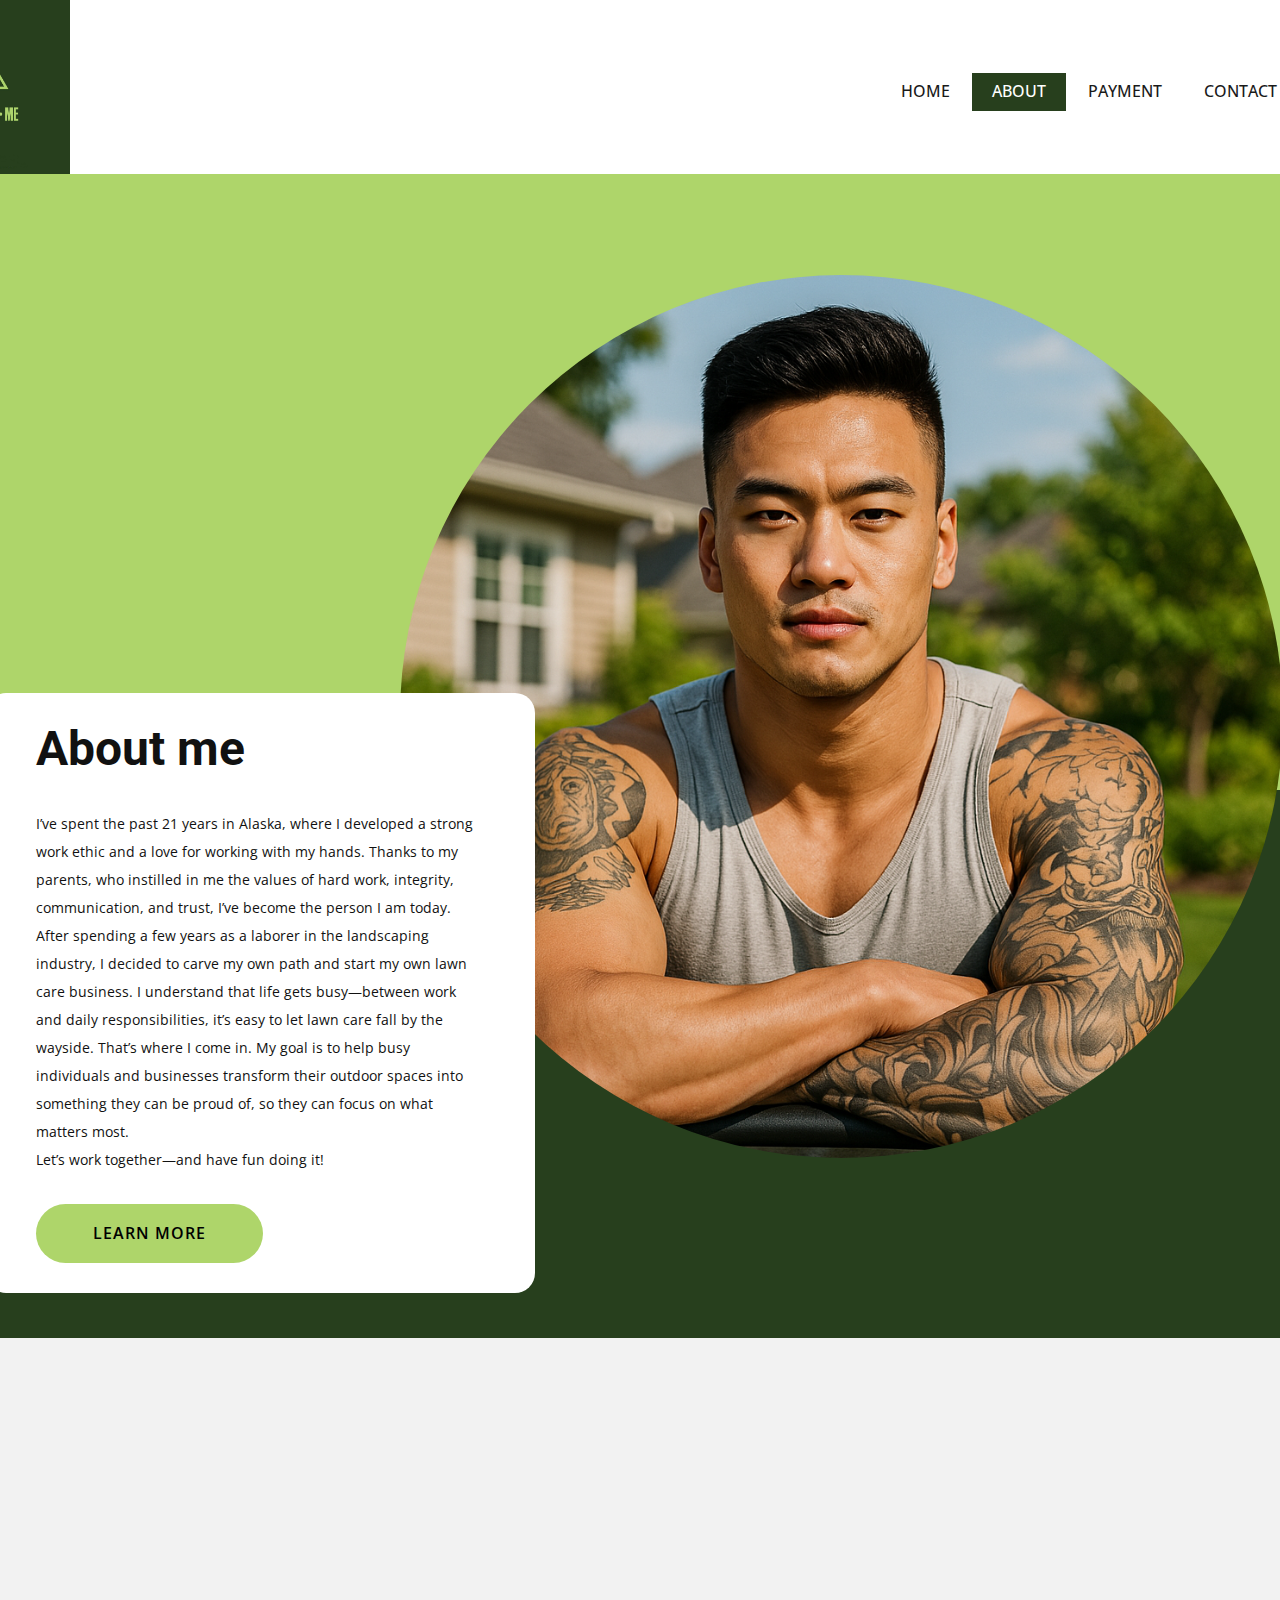
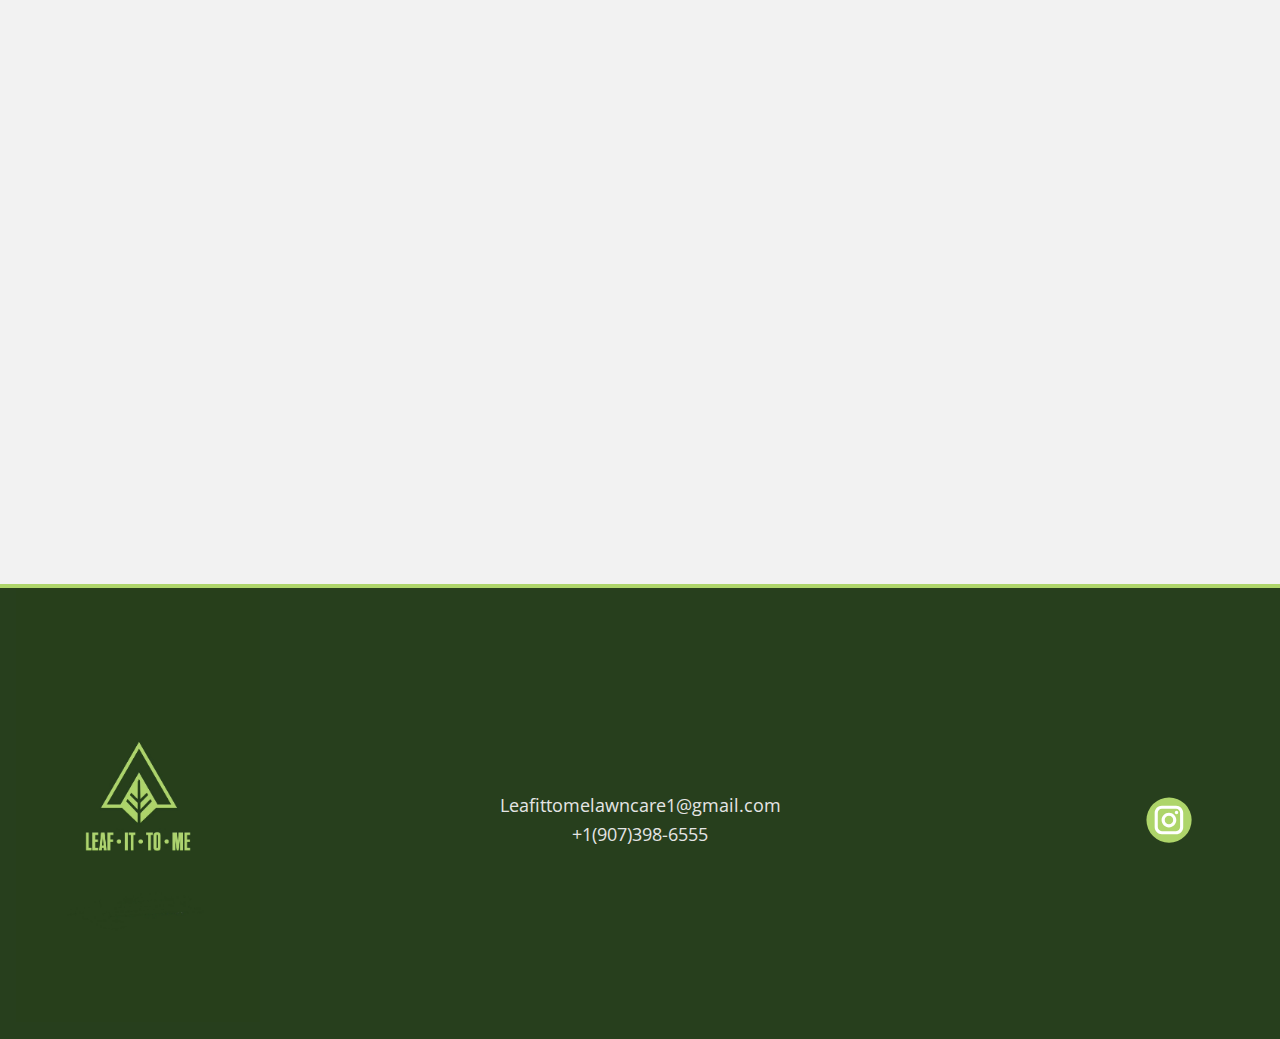
<file: About.html>
<!DOCTYPE html>
<html style="font-size: 16px;" lang="en"><head>
    <meta name="viewport" content="width=device-width, initial-scale=1.0">
    <meta charset="utf-8">
    <meta name="keywords" content="About me">
    <meta name="description" content="">
    <title>About</title>
    <link rel="stylesheet" href="nicepage.css" media="screen">
<link rel="stylesheet" href="About.css" media="screen">
    <script class="u-script" type="text/javascript" src="jquery.js" defer=""></script>
    <script class="u-script" type="text/javascript" src="nicepage.js" defer=""></script>
    <meta name="generator" content="Nicepage 7.7.3, nicepage.com">
    
    
    
    
    <link id="u-theme-google-font" rel="stylesheet" href="https://fonts.googleapis.com/css?family=Roboto:100,100i,300,300i,400,400i,500,500i,700,700i,900,900i|Open+Sans:300,300i,400,400i,500,500i,600,600i,700,700i,800,800i">
    <script type="application/ld+json">{
		"@context": "http://schema.org",
		"@type": "Organization",
		"name": "",
		"logo": "images/BD5EF24D-C2E1-41FA-BA0E-46E552A3A18D.jpeg",
		"sameAs": [
				"https://www.instagram.com/leafittomelawncare"
		]
}</script>
    <meta name="theme-color" content="#478ac9">
    <meta property="og:title" content="About">
    <meta property="og:type" content="website">
  <meta data-intl-tel-input-cdn-path="intlTelInput/"></head>
  <body data-path-to-root="./" data-include-products="false" class="u-body u-xl-mode" data-lang="en"><header class="u-clearfix u-header u-white u-header" id="header"><div class="u-clearfix u-sheet u-sheet-1">
        <a href="#" class="u-image u-logo u-image-1" data-image-width="1290" data-image-height="2293">
          <img src="images/BD5EF24D-C2E1-41FA-BA0E-46E552A3A18D.jpeg" class="u-logo-image u-logo-image-1">
        </a>
        <nav class="u-menu u-menu-one-level u-offcanvas u-menu-1">
          <div class="menu-collapse" style="font-size: 1rem; letter-spacing: 0px; text-transform: uppercase; font-weight: 500;">
            <a class="u-button-style u-custom-active-border-color u-custom-active-color u-custom-border u-custom-border-color u-custom-borders u-custom-hover-border-color u-custom-hover-color u-custom-left-right-menu-spacing u-custom-padding-bottom u-custom-text-active-color u-custom-text-color u-custom-text-decoration u-custom-text-hover-color u-custom-top-bottom-menu-spacing u-hamburger-link u-nav-link u-text-active-palette-1-base u-text-hover-palette-2-base" href="#">
              <svg class="u-svg-link" viewBox="0 0 24 24"><use xlink:href="#menu-hamburger"></use></svg>
              <svg class="u-svg-content" version="1.1" id="menu-hamburger" viewBox="0 0 16 16" x="0px" y="0px" xmlns:xlink="http://www.w3.org/1999/xlink" xmlns="http://www.w3.org/2000/svg"><g><rect y="1" width="16" height="2"></rect><rect y="7" width="16" height="2"></rect><rect y="13" width="16" height="2"></rect>
</g></svg>
            </a>
          </div>
          <div class="u-custom-menu u-nav-container">
            <ul class="u-nav u-spacing-2 u-unstyled u-nav-1"><li class="u-nav-item"><a class="u-active-custom-color-3 u-border-2 u-border-active-custom-color-3 u-border-hover-custom-color-2 u-border-no-left u-border-no-right u-border-no-top u-button-style u-hover-custom-color-2 u-nav-link u-text-active-white u-text-grey-90 u-text-hover-white" href="./" style="padding: 10px 20px;">Home</a>
</li><li class="u-nav-item"><a class="u-active-custom-color-3 u-border-2 u-border-active-custom-color-3 u-border-hover-custom-color-2 u-border-no-left u-border-no-right u-border-no-top u-button-style u-hover-custom-color-2 u-nav-link u-text-active-white u-text-grey-90 u-text-hover-white" href="About.html" style="padding: 10px 20px;">About</a>
</li><li class="u-nav-item"><a class="u-active-custom-color-3 u-border-2 u-border-active-custom-color-3 u-border-hover-custom-color-2 u-border-no-left u-border-no-right u-border-no-top u-button-style u-hover-custom-color-2 u-nav-link u-text-active-white u-text-grey-90 u-text-hover-white" href="Payment.html" style="padding: 10px 20px;">Payment</a>
</li><li class="u-nav-item"><a class="u-active-custom-color-3 u-border-2 u-border-active-custom-color-3 u-border-hover-custom-color-2 u-border-no-left u-border-no-right u-border-no-top u-button-style u-hover-custom-color-2 u-nav-link u-text-active-white u-text-grey-90 u-text-hover-white" href="Contact.html" style="padding: 10px 20px;">Contact</a>
</li></ul>
          </div>
          <div class="u-custom-menu u-nav-container-collapse">
            <div class="u-black u-container-style u-inner-container-layout u-opacity u-opacity-95 u-sidenav">
              <div class="u-inner-container-layout u-sidenav-overflow">
                <div class="u-menu-close"></div>
                <ul class="u-align-center u-nav u-popupmenu-items u-unstyled u-nav-2"><li class="u-nav-item"><a class="u-button-style u-nav-link" href="./">Home</a>
</li><li class="u-nav-item"><a class="u-button-style u-nav-link" href="About.html">About</a>
</li><li class="u-nav-item"><a class="u-button-style u-nav-link" href="Payment.html">Payment</a>
</li><li class="u-nav-item"><a class="u-button-style u-nav-link" href="Contact.html">Contact</a>
</li></ul>
              </div>
            </div>
            <div class="u-black u-menu-overlay u-opacity u-opacity-70"></div>
          </div>
        </nav>
      </div></header>
    <section class="u-clearfix u-custom-color-3 u-valign-top u-section-1" id="sec-4363">
      <div class="u-custom-color-2 u-expanded-width u-shape u-shape-rectangle u-shape-1"></div>
      <div class="u-align-left u-image u-image-circle u-image-1" data-image-width="1024" data-image-height="1536"></div>
      <div class="u-align-left u-container-align-left u-container-style u-group u-radius-20 u-shape-round u-white u-group-1">
        <div class="u-container-layout u-valign-middle u-container-layout-1">
          <h2 class="u-align-left u-text u-text-1">About me</h2>
          <p class="u-align-left u-text u-text-2"> I’ve spent the past 21 years in Alaska, where I developed a strong work ethic and a love for working with my hands. Thanks to my parents, who instilled in me the values of hard work, integrity, communication, and trust, I’ve become the person I am today.<br>After spending a few years as a laborer in the landscaping industry, I decided to carve my own path and start my own lawn care business. I understand that life gets busy—between work and daily responsibilities, it’s easy to let lawn care fall by the wayside. That’s where I come in. My goal is to help busy individuals and businesses transform their outdo​or spaces into something they can be proud of, so they can focus on what matters most.<br>Let’s work together—and have fun doing it!
          </p>
          <a href="#" class="u-active-custom-color-1 u-align-left u-border-none u-btn u-btn-round u-button-style u-custom-color-2 u-hover-custom-color-3 u-hover-feature u-radius-50 u-text-active-white u-text-black u-text-hover-white u-btn-1" data-animation-name="" data-animation-duration="0" data-animation-delay="0" data-animation-direction="">learn more</a>
        </div>
      </div>
    </section>
    <section class="u-align-center u-clearfix u-container-align-center u-grey-5 u-section-2" id="sec-410c">
      <div class="data-layout-selected u-clearfix u-expanded-width u-layout-wrap u-layout-wrap-1">
        <div class="u-gutter-0 u-layout">
          <div class="u-layout-col">
            <div class="u-size-30">
              <div class="u-layout-row">
                <div class="u-container-align-center u-container-style u-image u-layout-cell u-size-20 u-image-1" data-image-width="1280" data-image-height="853" data-animation-name="customAnimationIn" data-animation-duration="1500" data-animation-delay="500">
                  <div class="u-container-layout u-container-layout-1"></div>
                </div>
                <div class="u-container-align-center u-container-style u-custom-color-3 u-layout-cell u-size-20 u-layout-cell-2" data-animation-name="customAnimationIn" data-animation-duration="1500" data-animation-delay="500">
                  <div class="u-container-layout u-valign-middle-md u-valign-middle-sm u-valign-middle-xs u-container-layout-2">
                    <h3 class="u-align-center u-text u-text-1">Weed Management</h3>
                    <p class="u-align-center u-text u-text-2"> I use proven methods to effectively control and prevent weeds, promoting a healthier, more resilient lawn. My personalized approach helps your grass thrive without unwanted intrusions.</p>
                  </div>
                </div>
                <div class="u-container-align-center u-container-style u-image u-image-default u-layout-cell u-size-20 u-image-2" data-image-width="858" data-image-height="1280" data-animation-name="customAnimationIn" data-animation-duration="1500" data-animation-delay="500">
                  <div class="u-container-layout u-container-layout-3"></div>
                </div>
              </div>
            </div>
            <div class="u-size-30">
              <div class="u-layout-row">
                <div class="u-container-align-center u-container-style u-custom-color-2 u-layout-cell u-size-20 u-layout-cell-4" data-animation-name="customAnimationIn" data-animation-duration="1500" data-animation-delay="500">
                  <div class="u-container-layout u-valign-middle-md u-valign-middle-sm u-valign-middle-xs u-container-layout-4">
                    <h3 class="u-align-center u-text u-text-3">Great Lawn Techniques</h3>
                    <p class="u-align-center u-text u-text-4">With years of hands-on experience, I specialize in precision mowing, edging, and trimming to keep your lawn looking its best. My attention to detail ensures a clean, well-maintained yard every time. </p>
                  </div>
                </div>
                <div class="u-container-align-center u-container-style u-image u-layout-cell u-size-20 u-image-3" data-image-width="851" data-image-height="1280" data-animation-name="customAnimationIn" data-animation-duration="1500" data-animation-delay="750">
                  <div class="u-container-layout u-container-layout-5"></div>
                </div>
                <div class="u-container-align-center u-container-style u-custom-color-2 u-layout-cell u-shape-rectangle u-size-20 u-layout-cell-6" data-animation-name="customAnimationIn" data-animation-duration="1500" data-animation-delay="750">
                  <div class="u-container-layout u-container-layout-6">
                    <h3 class="u-align-center u-text u-text-5">Seasonal Care Knowledge</h3>
                    <p class="u-align-center u-text u-text-6"> I provide year-round care, from spring aeration to fall clean-ups, tailored to your lawn’s specific needs. My commitment ensures your lawn stays lush, green, and healthy through every season.</p>
                  </div>
                </div>
              </div>
            </div>
          </div>
        </div>
      </div>
    </section>
    
    
    
    <footer class="u-align-center-md u-align-center-sm u-align-center-xs u-border-4 u-border-custom-color-2 u-border-no-bottom u-border-no-left u-border-no-right u-clearfix u-custom-color-3 u-footer" id="footer" data-animation-name="" data-animation-duration="0" data-animation-delay="0" data-animation-direction=""><div class="u-clearfix u-sheet u-valign-top-lg u-valign-top-md u-valign-top-sm u-valign-top-xl u-sheet-1">
        <a href="#" class="u-image u-logo u-image-1" data-image-width="1290" data-image-height="2293">
          <img src="images/AdobeExpress-file.jpg" class="u-logo-image u-logo-image-1">
        </a>
        <div class="u-align-left u-social-icons u-social-icons-1">
          <a class="u-social-url" title="Instagram" target="_blank" href="https://www.instagram.com/leafittomelawncare"><span class="u-icon u-social-icon u-social-instagram u-text-custom-color-2"><svg class="u-svg-link" preserveAspectRatio="xMidYMin slice" viewBox="0 0 112 112" style=""><use xlink:href="#svg-56a8"></use></svg><svg class="u-svg-content" viewBox="0 0 112 112" x="0" y="0" id="svg-56a8"><circle fill="currentColor" cx="56.1" cy="56.1" r="55"></circle><path fill="#FFFFFF" d="M55.9,38.2c-9.9,0-17.9,8-17.9,17.9C38,66,46,74,55.9,74c9.9,0,17.9-8,17.9-17.9C73.8,46.2,65.8,38.2,55.9,38.2
      z M55.9,66.4c-5.7,0-10.3-4.6-10.3-10.3c-0.1-5.7,4.6-10.3,10.3-10.3c5.7,0,10.3,4.6,10.3,10.3C66.2,61.8,61.6,66.4,55.9,66.4z"></path><path fill="#FFFFFF" d="M74.3,33.5c-2.3,0-4.2,1.9-4.2,4.2s1.9,4.2,4.2,4.2s4.2-1.9,4.2-4.2S76.6,33.5,74.3,33.5z"></path><path fill="#FFFFFF" d="M73.1,21.3H38.6c-9.7,0-17.5,7.9-17.5,17.5v34.5c0,9.7,7.9,17.6,17.5,17.6h34.5c9.7,0,17.5-7.9,17.5-17.5V38.8
      C90.6,29.1,82.7,21.3,73.1,21.3z M83,73.3c0,5.5-4.5,9.9-9.9,9.9H38.6c-5.5,0-9.9-4.5-9.9-9.9V38.8c0-5.5,4.5-9.9,9.9-9.9h34.5
      c5.5,0,9.9,4.5,9.9,9.9V73.3z"></path></svg></span>
          </a>
        </div>
        <p class="u-align-center-lg u-align-center-md u-align-center-xl u-text u-text-custom-color-1 u-text-1">Leafittomelawncare1@gmail.com<br>+1(907)398-6555
        </p>
      </div></footer>
   
  
</body></html>
</file>
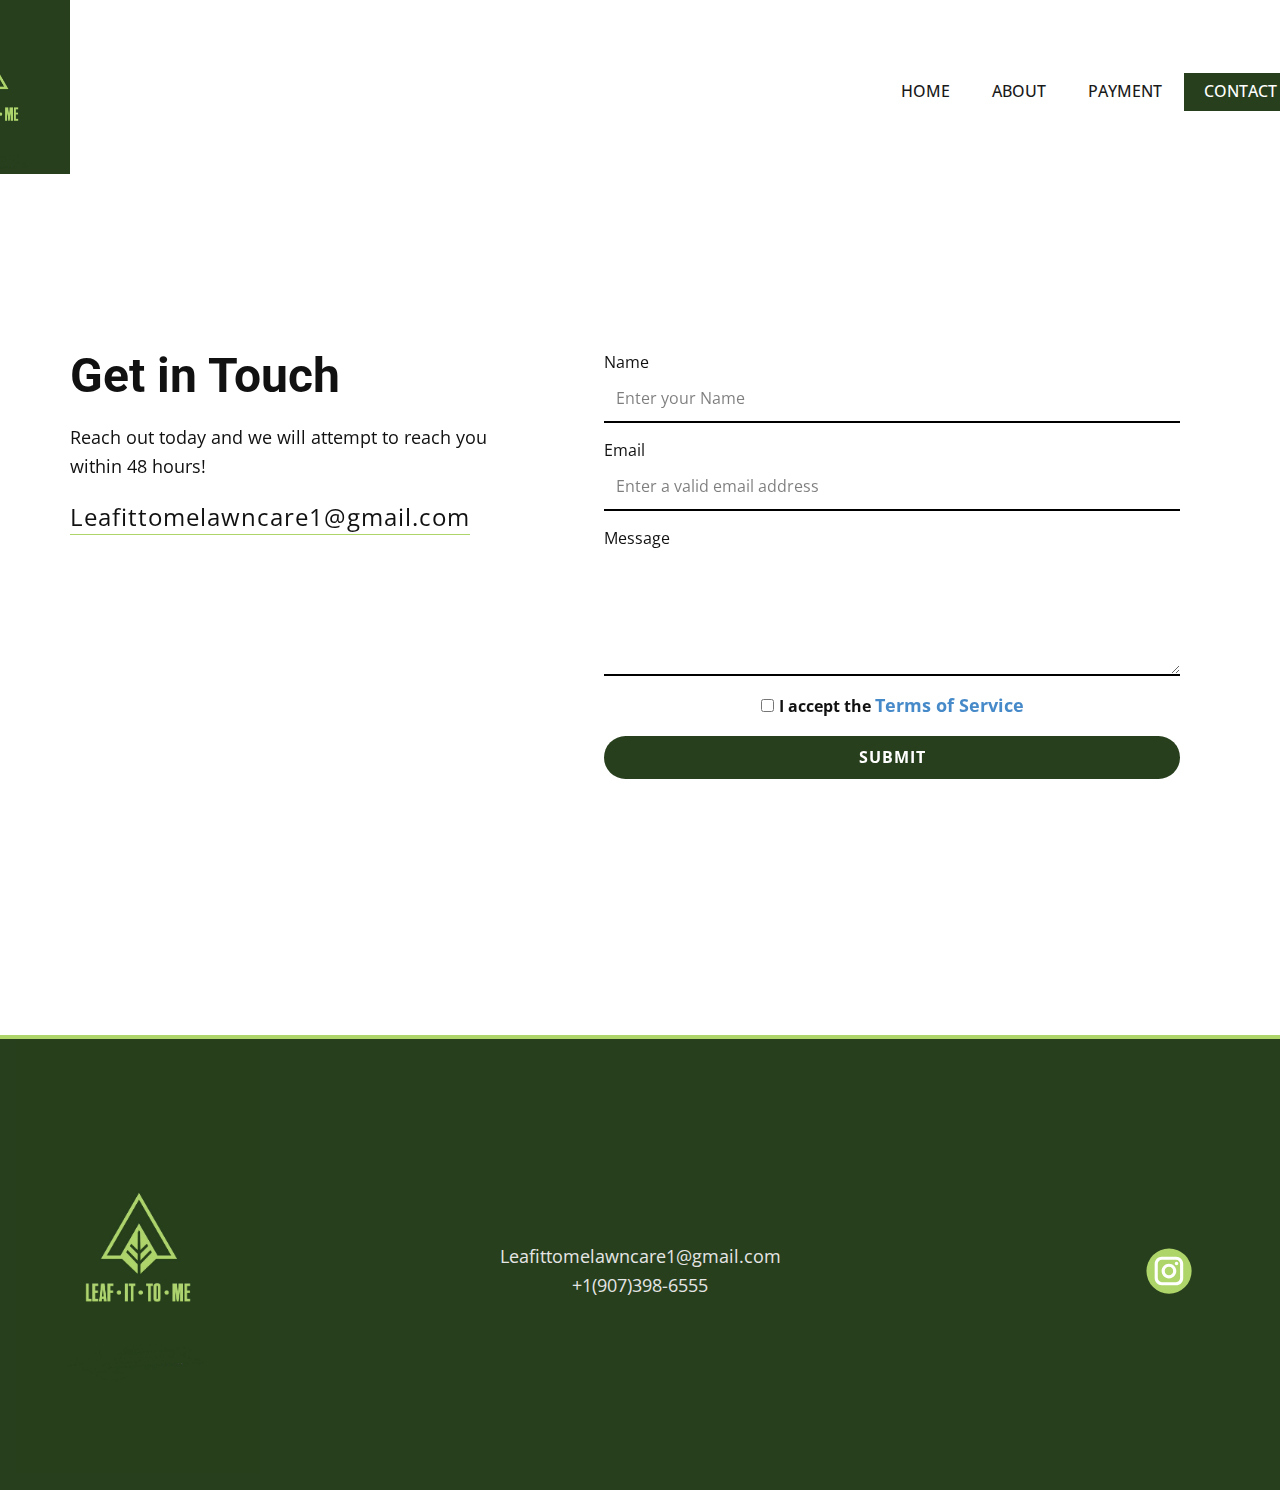
<file: Contact.html>
<!DOCTYPE html>
<html style="font-size: 16px;" lang="en"><head>
    <meta name="viewport" content="width=device-width, initial-scale=1.0">
    <meta charset="utf-8">
    <meta name="keywords" content="​Get in Touch">
    <meta name="description" content="">
    <title>Contact</title>
    <link rel="stylesheet" href="nicepage.css" media="screen">
<link rel="stylesheet" href="Contact.css" media="screen">
    <script class="u-script" type="text/javascript" src="jquery.js" defer=""></script>
    <script class="u-script" type="text/javascript" src="nicepage.js" defer=""></script>
    <meta name="generator" content="Nicepage 7.7.3, nicepage.com">
    <meta name="referrer" content="origin">
    
    
    
    <link id="u-theme-google-font" rel="stylesheet" href="https://fonts.googleapis.com/css?family=Roboto:100,100i,300,300i,400,400i,500,500i,700,700i,900,900i|Open+Sans:300,300i,400,400i,500,500i,600,600i,700,700i,800,800i">
    <script type="application/ld+json">{
		"@context": "http://schema.org",
		"@type": "Organization",
		"name": "",
		"logo": "images/BD5EF24D-C2E1-41FA-BA0E-46E552A3A18D.jpeg",
		"sameAs": [
				"https://www.instagram.com/leafittomelawncare"
		]
}</script>
    <meta name="theme-color" content="#478ac9">
    <meta property="og:title" content="Contact">
    <meta property="og:type" content="website">
  <meta data-intl-tel-input-cdn-path="intlTelInput/"></head>
  <body data-path-to-root="./" data-include-products="false" class="u-body u-xl-mode" data-lang="en"><header class="u-clearfix u-header u-white u-header" id="header"><div class="u-clearfix u-sheet u-sheet-1">
        <a href="#" class="u-image u-logo u-image-1" data-image-width="1290" data-image-height="2293">
          <img src="images/BD5EF24D-C2E1-41FA-BA0E-46E552A3A18D.jpeg" class="u-logo-image u-logo-image-1">
        </a>
        <nav class="u-menu u-menu-one-level u-offcanvas u-menu-1">
          <div class="menu-collapse" style="font-size: 1rem; letter-spacing: 0px; text-transform: uppercase; font-weight: 500;">
            <a class="u-button-style u-custom-active-border-color u-custom-active-color u-custom-border u-custom-border-color u-custom-borders u-custom-hover-border-color u-custom-hover-color u-custom-left-right-menu-spacing u-custom-padding-bottom u-custom-text-active-color u-custom-text-color u-custom-text-decoration u-custom-text-hover-color u-custom-top-bottom-menu-spacing u-hamburger-link u-nav-link u-text-active-palette-1-base u-text-hover-palette-2-base" href="#">
              <svg class="u-svg-link" viewBox="0 0 24 24"><use xlink:href="#menu-hamburger"></use></svg>
              <svg class="u-svg-content" version="1.1" id="menu-hamburger" viewBox="0 0 16 16" x="0px" y="0px" xmlns:xlink="http://www.w3.org/1999/xlink" xmlns="http://www.w3.org/2000/svg"><g><rect y="1" width="16" height="2"></rect><rect y="7" width="16" height="2"></rect><rect y="13" width="16" height="2"></rect>
</g></svg>
            </a>
          </div>
          <div class="u-custom-menu u-nav-container">
            <ul class="u-nav u-spacing-2 u-unstyled u-nav-1"><li class="u-nav-item"><a class="u-active-custom-color-3 u-border-2 u-border-active-custom-color-3 u-border-hover-custom-color-2 u-border-no-left u-border-no-right u-border-no-top u-button-style u-hover-custom-color-2 u-nav-link u-text-active-white u-text-grey-90 u-text-hover-white" href="./" style="padding: 10px 20px;">Home</a>
</li><li class="u-nav-item"><a class="u-active-custom-color-3 u-border-2 u-border-active-custom-color-3 u-border-hover-custom-color-2 u-border-no-left u-border-no-right u-border-no-top u-button-style u-hover-custom-color-2 u-nav-link u-text-active-white u-text-grey-90 u-text-hover-white" href="About.html" style="padding: 10px 20px;">About</a>
</li><li class="u-nav-item"><a class="u-active-custom-color-3 u-border-2 u-border-active-custom-color-3 u-border-hover-custom-color-2 u-border-no-left u-border-no-right u-border-no-top u-button-style u-hover-custom-color-2 u-nav-link u-text-active-white u-text-grey-90 u-text-hover-white" href="Payment.html" style="padding: 10px 20px;">Payment</a>
</li><li class="u-nav-item"><a class="u-active-custom-color-3 u-border-2 u-border-active-custom-color-3 u-border-hover-custom-color-2 u-border-no-left u-border-no-right u-border-no-top u-button-style u-hover-custom-color-2 u-nav-link u-text-active-white u-text-grey-90 u-text-hover-white" href="Contact.html" style="padding: 10px 20px;">Contact</a>
</li></ul>
          </div>
          <div class="u-custom-menu u-nav-container-collapse">
            <div class="u-black u-container-style u-inner-container-layout u-opacity u-opacity-95 u-sidenav">
              <div class="u-inner-container-layout u-sidenav-overflow">
                <div class="u-menu-close"></div>
                <ul class="u-align-center u-nav u-popupmenu-items u-unstyled u-nav-2"><li class="u-nav-item"><a class="u-button-style u-nav-link" href="./">Home</a>
</li><li class="u-nav-item"><a class="u-button-style u-nav-link" href="About.html">About</a>
</li><li class="u-nav-item"><a class="u-button-style u-nav-link" href="Payment.html">Payment</a>
</li><li class="u-nav-item"><a class="u-button-style u-nav-link" href="Contact.html">Contact</a>
</li></ul>
              </div>
            </div>
            <div class="u-black u-menu-overlay u-opacity u-opacity-70"></div>
          </div>
        </nav>
      </div></header>
    <section class="u-align-center u-clearfix u-container-align-center u-white u-section-1" id="sec-46ab">
      <div class="u-clearfix u-sheet u-sheet-1">
        <div class="data-layout-selected u-clearfix u-expanded-width u-gutter-22 u-layout-wrap u-layout-wrap-1">
          <div class="u-layout">
            <div class="u-layout-row">
              <div class="u-align-center u-container-align-center u-container-align-center-md u-container-align-center-sm u-container-align-left-lg u-container-align-left-xl u-container-style u-layout-cell u-right-cell u-shape-rectangle u-size-26-lg u-size-26-xl u-size-60-md u-size-60-sm u-size-60-xs u-layout-cell-1" data-animation-name="customAnimationIn" data-animation-duration="1250" data-animation-delay="500">
                <div class="u-container-layout u-container-layout-1">
                  <h2 class="u-align-center-md u-align-center-sm u-align-center-xs u-align-left-lg u-align-left-xl u-text u-text-default u-text-1"> Get in Touch</h2>
                  <p class="u-align-center-md u-align-center-sm u-align-center-xs u-align-left-lg u-align-left-xl u-text u-text-default u-text-2"> Reach out today and we will attempt to reach you within 48 hours!</p>
                  <a href="#" class="u-active-none u-align-center-md u-align-center-sm u-align-center-xs u-border-1 u-border-active-custom-color-2 u-border-custom-color-2 u-border-hover-custom-color-2 u-border-no-left u-border-no-right u-border-no-top u-btn u-button-link u-button-style u-hover-none u-none u-text-active-palette-1-base u-text-body-color u-text-hover-palette-1-base u-btn-1" data-animation-name="" data-animation-duration="0" data-animation-delay="0" data-animation-direction="">Leafittomelawncare1@gmail.com </a>
                </div>
              </div>
              <div class="u-align-center u-container-align-center u-container-style u-layout-cell u-shape-rectangle u-size-34-lg u-size-34-xl u-size-60-md u-size-60-sm u-size-60-xs u-layout-cell-2" data-animation-name="customAnimationIn" data-animation-duration="1500" data-animation-delay="500">
                <div class="u-container-layout u-valign-top u-container-layout-2">
                  <div class="u-expanded-width u-form u-form-1">
                    <form action="https://forms.nicepagesrv.com/v2/form/process" class="u-clearfix u-form-spacing-15 u-form-vertical u-inner-form" style="padding: 0;" source="email" name="form">
                      <div class="u-form-group u-form-name">
                        <label for="name-daf4" class="u-label">Name</label>
                        <input type="text" placeholder="Enter your Name" id="name-daf4" name="name" class="u-border-2 u-border-black u-border-no-left u-border-no-right u-border-no-top u-input u-input-rectangle" required="">
                      </div>
                      <div class="u-form-email u-form-group">
                        <label for="email-daf4" class="u-label">Email</label>
                        <input type="email" placeholder="Enter a valid email address" id="email-daf4" name="email" class="u-border-2 u-border-black u-border-no-left u-border-no-right u-border-no-top u-input u-input-rectangle" required="">
                      </div>
                      <div class="u-form-group u-form-message">
                        <label for="message-daf4" class="u-label">Message</label>
                        <textarea placeholder="" rows="4" cols="50" id="message-daf4" name="message" class="u-border-2 u-border-black u-border-no-left u-border-no-right u-border-no-top u-input u-input-rectangle" required=""></textarea>
                      </div>
                      <div class="u-form-agree u-form-group u-form-group-4">
                        <label class="u-text-1 u-field-label" style=""></label>
                        <input type="checkbox" id="agree-f183" name="agree" class="u-agree-checkbox u-field-input" required="">
                        <label for="agree-f183" class="u-text-1 u-field-label" style="">I accept the <a href="#">Terms of Service</a>
                        </label>
                      </div>
                      <div class="u-align-left u-form-group u-form-submit">
                        <a href="#" class="u-active-palette-1-light-2 u-border-none u-btn u-btn-round u-btn-submit u-button-style u-custom-color-3 u-hover-palette-1-light-1 u-radius-50 u-btn-2">Submit</a>
                        <input type="submit" value="submit" class="u-form-control-hidden">
                      </div>
                      <div class="u-form-send-message u-form-send-success">Thank you! Your message has been sent.</div>
                      <div class="u-form-send-error u-form-send-message">Unable to send your message. Please fix errors then try again.</div>
                      <input type="hidden" value="" name="recaptchaResponse">
                      <input type="hidden" name="formServices" value="91a75ac9-8316-2cee-0e59-0f3a628a1033">
                    </form>
                  </div>
                </div>
              </div>
            </div>
          </div>
        </div>
      </div>
    </section>
    
    
    
    <footer class="u-align-center-md u-align-center-sm u-align-center-xs u-border-4 u-border-custom-color-2 u-border-no-bottom u-border-no-left u-border-no-right u-clearfix u-custom-color-3 u-footer" id="footer" data-animation-name="" data-animation-duration="0" data-animation-delay="0" data-animation-direction=""><div class="u-clearfix u-sheet u-valign-top-lg u-valign-top-md u-valign-top-sm u-valign-top-xl u-sheet-1">
        <a href="#" class="u-image u-logo u-image-1" data-image-width="1290" data-image-height="2293">
          <img src="images/AdobeExpress-file.jpg" class="u-logo-image u-logo-image-1">
        </a>
        <div class="u-align-left u-social-icons u-social-icons-1">
          <a class="u-social-url" title="Instagram" target="_blank" href="https://www.instagram.com/leafittomelawncare"><span class="u-icon u-social-icon u-social-instagram u-text-custom-color-2"><svg class="u-svg-link" preserveAspectRatio="xMidYMin slice" viewBox="0 0 112 112" style=""><use xlink:href="#svg-56a8"></use></svg><svg class="u-svg-content" viewBox="0 0 112 112" x="0" y="0" id="svg-56a8"><circle fill="currentColor" cx="56.1" cy="56.1" r="55"></circle><path fill="#FFFFFF" d="M55.9,38.2c-9.9,0-17.9,8-17.9,17.9C38,66,46,74,55.9,74c9.9,0,17.9-8,17.9-17.9C73.8,46.2,65.8,38.2,55.9,38.2
      z M55.9,66.4c-5.7,0-10.3-4.6-10.3-10.3c-0.1-5.7,4.6-10.3,10.3-10.3c5.7,0,10.3,4.6,10.3,10.3C66.2,61.8,61.6,66.4,55.9,66.4z"></path><path fill="#FFFFFF" d="M74.3,33.5c-2.3,0-4.2,1.9-4.2,4.2s1.9,4.2,4.2,4.2s4.2-1.9,4.2-4.2S76.6,33.5,74.3,33.5z"></path><path fill="#FFFFFF" d="M73.1,21.3H38.6c-9.7,0-17.5,7.9-17.5,17.5v34.5c0,9.7,7.9,17.6,17.5,17.6h34.5c9.7,0,17.5-7.9,17.5-17.5V38.8
      C90.6,29.1,82.7,21.3,73.1,21.3z M83,73.3c0,5.5-4.5,9.9-9.9,9.9H38.6c-5.5,0-9.9-4.5-9.9-9.9V38.8c0-5.5,4.5-9.9,9.9-9.9h34.5
      c5.5,0,9.9,4.5,9.9,9.9V73.3z"></path></svg></span>
          </a>
        </div>
        <p class="u-align-center-lg u-align-center-md u-align-center-xl u-text u-text-custom-color-1 u-text-1">Leafittomelawncare1@gmail.com<br>+1(907)398-6555
        </p>
      </div></footer>
   
  
</body></html>
</file>
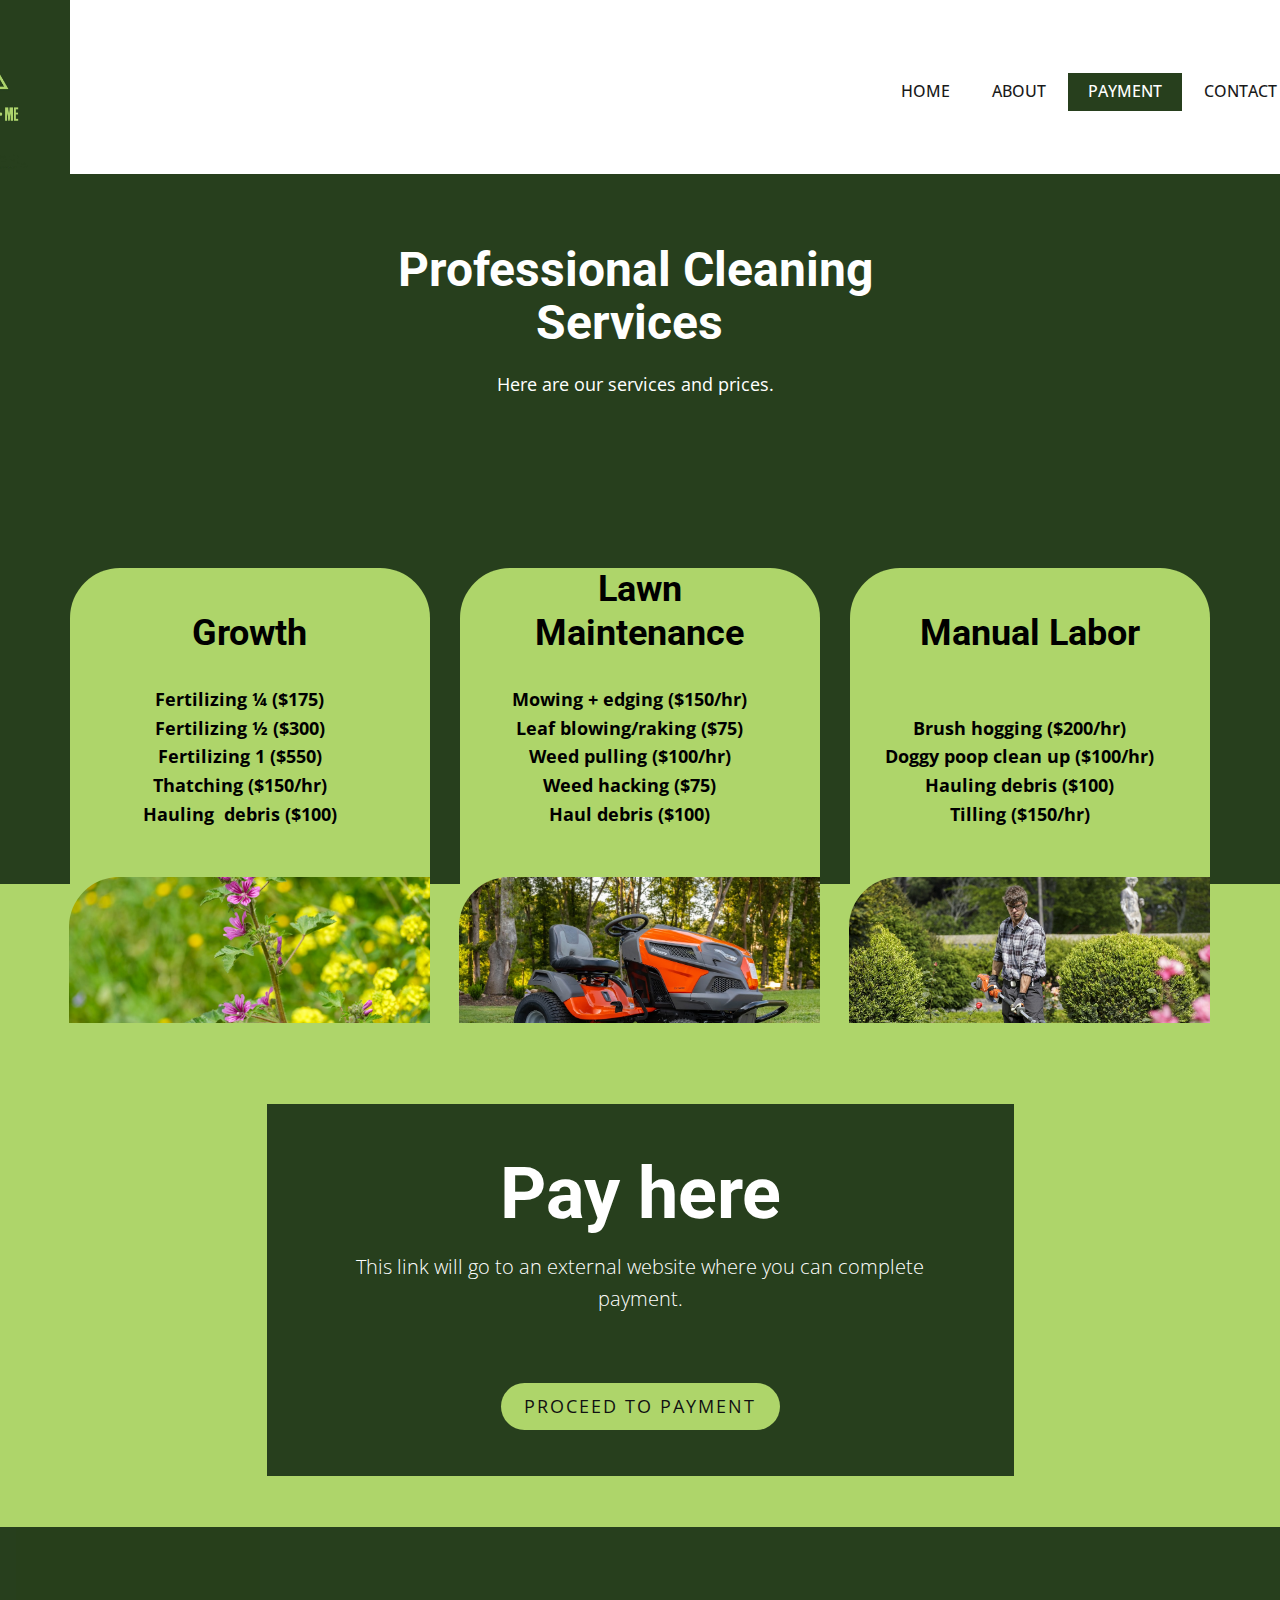
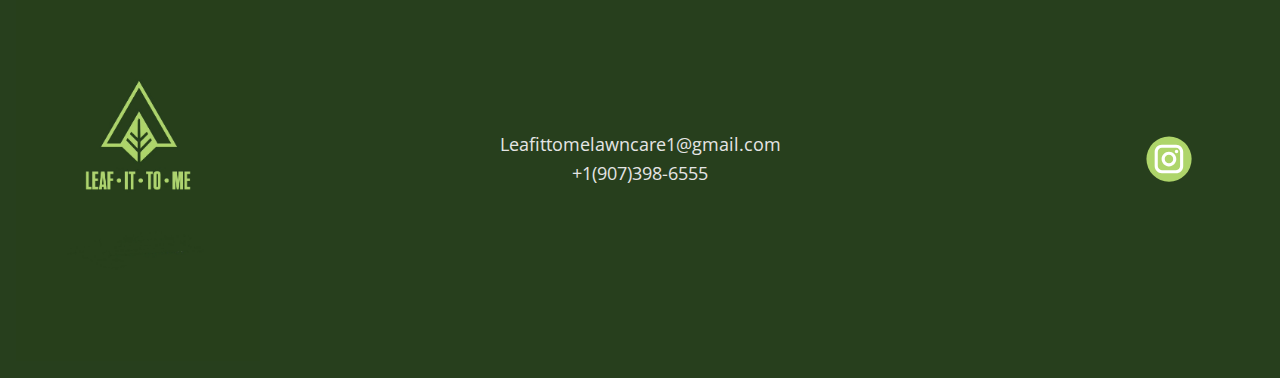
<file: Payment.html>
<!DOCTYPE html>
<html style="font-size: 16px;" lang="en"><head>
    <meta name="viewport" content="width=device-width, initial-scale=1.0">
    <meta charset="utf-8">
    <meta name="keywords" content="​Professional Cleaning Services Lorem ipsum">
    <meta name="description" content="">
    <title>Payment</title>
    <link rel="stylesheet" href="nicepage.css" media="screen">
<link rel="stylesheet" href="Payment.css" media="screen">
    <script class="u-script" type="text/javascript" src="jquery.js" defer=""></script>
    <script class="u-script" type="text/javascript" src="nicepage.js" defer=""></script>
    <meta name="generator" content="Nicepage 7.7.3, nicepage.com">
    
    
    
    
    <link id="u-theme-google-font" rel="stylesheet" href="https://fonts.googleapis.com/css?family=Roboto:100,100i,300,300i,400,400i,500,500i,700,700i,900,900i|Open+Sans:300,300i,400,400i,500,500i,600,600i,700,700i,800,800i">
    <script type="application/ld+json">{
		"@context": "http://schema.org",
		"@type": "Organization",
		"name": "",
		"logo": "images/BD5EF24D-C2E1-41FA-BA0E-46E552A3A18D.jpeg",
		"sameAs": [
				"https://www.instagram.com/leafittomelawncare"
		]
}</script>
    <meta name="theme-color" content="#478ac9">
    <meta property="og:title" content="Payment">
    <meta property="og:type" content="website">
  <meta data-intl-tel-input-cdn-path="intlTelInput/"></head>
  <body data-path-to-root="./" data-include-products="false" class="u-body u-xl-mode" data-lang="en"><header class="u-clearfix u-header u-white u-header" id="header"><div class="u-clearfix u-sheet u-sheet-1">
        <a href="#" class="u-image u-logo u-image-1" data-image-width="1290" data-image-height="2293">
          <img src="images/BD5EF24D-C2E1-41FA-BA0E-46E552A3A18D.jpeg" class="u-logo-image u-logo-image-1">
        </a>
        <nav class="u-menu u-menu-one-level u-offcanvas u-menu-1">
          <div class="menu-collapse" style="font-size: 1rem; letter-spacing: 0px; text-transform: uppercase; font-weight: 500;">
            <a class="u-button-style u-custom-active-border-color u-custom-active-color u-custom-border u-custom-border-color u-custom-borders u-custom-hover-border-color u-custom-hover-color u-custom-left-right-menu-spacing u-custom-padding-bottom u-custom-text-active-color u-custom-text-color u-custom-text-decoration u-custom-text-hover-color u-custom-top-bottom-menu-spacing u-hamburger-link u-nav-link u-text-active-palette-1-base u-text-hover-palette-2-base" href="#">
              <svg class="u-svg-link" viewBox="0 0 24 24"><use xlink:href="#menu-hamburger"></use></svg>
              <svg class="u-svg-content" version="1.1" id="menu-hamburger" viewBox="0 0 16 16" x="0px" y="0px" xmlns:xlink="http://www.w3.org/1999/xlink" xmlns="http://www.w3.org/2000/svg"><g><rect y="1" width="16" height="2"></rect><rect y="7" width="16" height="2"></rect><rect y="13" width="16" height="2"></rect>
</g></svg>
            </a>
          </div>
          <div class="u-custom-menu u-nav-container">
            <ul class="u-nav u-spacing-2 u-unstyled u-nav-1"><li class="u-nav-item"><a class="u-active-custom-color-3 u-border-2 u-border-active-custom-color-3 u-border-hover-custom-color-2 u-border-no-left u-border-no-right u-border-no-top u-button-style u-hover-custom-color-2 u-nav-link u-text-active-white u-text-grey-90 u-text-hover-white" href="./" style="padding: 10px 20px;">Home</a>
</li><li class="u-nav-item"><a class="u-active-custom-color-3 u-border-2 u-border-active-custom-color-3 u-border-hover-custom-color-2 u-border-no-left u-border-no-right u-border-no-top u-button-style u-hover-custom-color-2 u-nav-link u-text-active-white u-text-grey-90 u-text-hover-white" href="About.html" style="padding: 10px 20px;">About</a>
</li><li class="u-nav-item"><a class="u-active-custom-color-3 u-border-2 u-border-active-custom-color-3 u-border-hover-custom-color-2 u-border-no-left u-border-no-right u-border-no-top u-button-style u-hover-custom-color-2 u-nav-link u-text-active-white u-text-grey-90 u-text-hover-white" href="Payment.html" style="padding: 10px 20px;">Payment</a>
</li><li class="u-nav-item"><a class="u-active-custom-color-3 u-border-2 u-border-active-custom-color-3 u-border-hover-custom-color-2 u-border-no-left u-border-no-right u-border-no-top u-button-style u-hover-custom-color-2 u-nav-link u-text-active-white u-text-grey-90 u-text-hover-white" href="Contact.html" style="padding: 10px 20px;">Contact</a>
</li></ul>
          </div>
          <div class="u-custom-menu u-nav-container-collapse">
            <div class="u-black u-container-style u-inner-container-layout u-opacity u-opacity-95 u-sidenav">
              <div class="u-inner-container-layout u-sidenav-overflow">
                <div class="u-menu-close"></div>
                <ul class="u-align-center u-nav u-popupmenu-items u-unstyled u-nav-2"><li class="u-nav-item"><a class="u-button-style u-nav-link" href="./">Home</a>
</li><li class="u-nav-item"><a class="u-button-style u-nav-link" href="About.html">About</a>
</li><li class="u-nav-item"><a class="u-button-style u-nav-link" href="Payment.html">Payment</a>
</li><li class="u-nav-item"><a class="u-button-style u-nav-link" href="Contact.html">Contact</a>
</li></ul>
              </div>
            </div>
            <div class="u-black u-menu-overlay u-opacity u-opacity-70"></div>
          </div>
        </nav>
      </div></header>
    <section class="u-clearfix u-custom-color-2 u-valign-top u-section-1" id="sec-8581">
      <div class="u-container-style u-custom-color-3 u-expanded-width u-group u-group-1">
        <div class="u-container-layout u-container-layout-1">
          <h2 class="u-align-center u-text u-text-1"> Professional Cleaning Services&nbsp;</h2>
          <p class="u-align-center u-text u-text-2">Here are our services and prices.<br>
          </p>
          <div class="u-list u-list-1">
            <div class="u-repeater u-repeater-1">
              <div class="u-container-style u-custom-color-2 u-list-item u-radius u-repeater-item u-shape-round u-list-item-1">
                <div class="u-container-layout u-similar-container u-valign-bottom-lg u-valign-bottom-xl u-container-layout-2">
                  <h3 class="u-align-center u-text u-text-black u-text-3"> Growth</h3>
                  <p class="u-align-center u-text u-text-black u-text-4"><b>Fertilizing ¼ ($175)<br>Fertilizin<span style="font-weight: 400;"></span>g ½ ($300)<br>Fertilizing 1 ($550)<br>Thatching ($150/hr)<br>Hauling&nbsp; debris ($100)<br></b>
                    <br>
                  </p>
                  <img class="u-hidden-lg u-hidden-md u-image u-image-round u-radius u-image-1" src="images/photo-1683643319311-cc22ae355767.jpeg" alt="" data-image-width="960" data-image-height="1280">
                </div>
              </div>
              <div class="u-container-style u-custom-color-2 u-list-item u-radius u-repeater-item u-shape-round u-list-item-2">
                <div class="u-container-layout u-similar-container u-valign-bottom-lg u-valign-bottom-xl u-container-layout-3">
                  <h3 class="u-align-center u-text u-text-black u-text-5"> Lawn Maintenance<br>
                  </h3>
                  <p class="u-align-center u-text u-text-black u-text-6"><b>Mowing + edging ($150/hr)<br>Leaf blowing/raking ($75)<br>Weed pulling ($100/hr)<br>Weed hacking ($75)<br>Haul debris ($100)<br></b>
                    <br>
                  </p>
                  <img class="u-hidden-lg u-hidden-md u-image u-image-round u-radius u-image-2" src="images/photo-1630709437016-ee675b9b29b8.jpeg" alt="" data-image-width="1280" data-image-height="853">
                </div>
              </div>
              <div class="u-container-style u-custom-color-2 u-list-item u-radius u-repeater-item u-shape-round u-list-item-3">
                <div class="u-container-layout u-similar-container u-valign-bottom-lg u-valign-bottom-xl u-container-layout-4">
                  <h3 class="u-align-center u-text u-text-black u-text-7">Manual Labor</h3>
                  <p class="u-align-center u-text u-text-black u-text-8"><b>
                      <br>Brush hogging ($200/hr)<br>Doggy poop clean up ($100/hr)<br>Hauling debris ($100)<br>Tilling ($150/hr)<br></b>
                    <br>
                  </p>
                  <img class="u-hidden-lg u-hidden-md u-image u-image-round u-radius u-image-3" src="images/3191b4b821b3f30c7c832338fbf7ef38a515a14e54740a54503e90fbadac5cfaafc92cebb35fc41ed287b1773920054028eb2ecfd4d5ff7a56051d_1280.jpg" alt="" data-image-width="1280" data-image-height="853">
                </div>
              </div>
            </div>
          </div>
        </div>
      </div>
    </section>
    <section class="u-align-left u-clearfix u-container-align-left u-custom-color-2 u-section-2" id="block-2">
      <div class="u-clearfix u-sheet u-sheet-1">
        <div class="u-align-center u-container-align-center u-container-style u-custom-color-3 u-group u-group-1">
          <div class="u-container-layout u-container-layout-1">
            <h1 class="u-align-center u-text u-text-default u-text-1">Pay here </h1>
            <p class="u-align-center u-text u-text-2">This link will go to an external website where you can complete payment.</p>
            <a href="https://square.link/u/9TFSrMuL" class="u-align-center u-border-none u-btn u-btn-round u-button-style u-color-scheme-summer-time u-custom-color-2 u-radius-50 u-btn-1" target="_blank">proceed to payment </a>
          </div>
        </div>
      </div>
    </section>
    
    
    
    <footer class="u-align-center-md u-align-center-sm u-align-center-xs u-border-4 u-border-custom-color-2 u-border-no-bottom u-border-no-left u-border-no-right u-clearfix u-custom-color-3 u-footer" id="footer" data-animation-name="" data-animation-duration="0" data-animation-delay="0" data-animation-direction=""><div class="u-clearfix u-sheet u-valign-top-lg u-valign-top-md u-valign-top-sm u-valign-top-xl u-sheet-1">
        <a href="#" class="u-image u-logo u-image-1" data-image-width="1290" data-image-height="2293">
          <img src="images/AdobeExpress-file.jpg" class="u-logo-image u-logo-image-1">
        </a>
        <div class="u-align-left u-social-icons u-social-icons-1">
          <a class="u-social-url" title="Instagram" target="_blank" href="https://www.instagram.com/leafittomelawncare"><span class="u-icon u-social-icon u-social-instagram u-text-custom-color-2"><svg class="u-svg-link" preserveAspectRatio="xMidYMin slice" viewBox="0 0 112 112" style=""><use xlink:href="#svg-56a8"></use></svg><svg class="u-svg-content" viewBox="0 0 112 112" x="0" y="0" id="svg-56a8"><circle fill="currentColor" cx="56.1" cy="56.1" r="55"></circle><path fill="#FFFFFF" d="M55.9,38.2c-9.9,0-17.9,8-17.9,17.9C38,66,46,74,55.9,74c9.9,0,17.9-8,17.9-17.9C73.8,46.2,65.8,38.2,55.9,38.2
      z M55.9,66.4c-5.7,0-10.3-4.6-10.3-10.3c-0.1-5.7,4.6-10.3,10.3-10.3c5.7,0,10.3,4.6,10.3,10.3C66.2,61.8,61.6,66.4,55.9,66.4z"></path><path fill="#FFFFFF" d="M74.3,33.5c-2.3,0-4.2,1.9-4.2,4.2s1.9,4.2,4.2,4.2s4.2-1.9,4.2-4.2S76.6,33.5,74.3,33.5z"></path><path fill="#FFFFFF" d="M73.1,21.3H38.6c-9.7,0-17.5,7.9-17.5,17.5v34.5c0,9.7,7.9,17.6,17.5,17.6h34.5c9.7,0,17.5-7.9,17.5-17.5V38.8
      C90.6,29.1,82.7,21.3,73.1,21.3z M83,73.3c0,5.5-4.5,9.9-9.9,9.9H38.6c-5.5,0-9.9-4.5-9.9-9.9V38.8c0-5.5,4.5-9.9,9.9-9.9h34.5
      c5.5,0,9.9,4.5,9.9,9.9V73.3z"></path></svg></span>
          </a>
        </div>
        <p class="u-align-center-lg u-align-center-md u-align-center-xl u-text u-text-custom-color-1 u-text-1">Leafittomelawncare1@gmail.com<br>+1(907)398-6555
        </p>
      </div></footer>
    
  
</body></html>
</file>
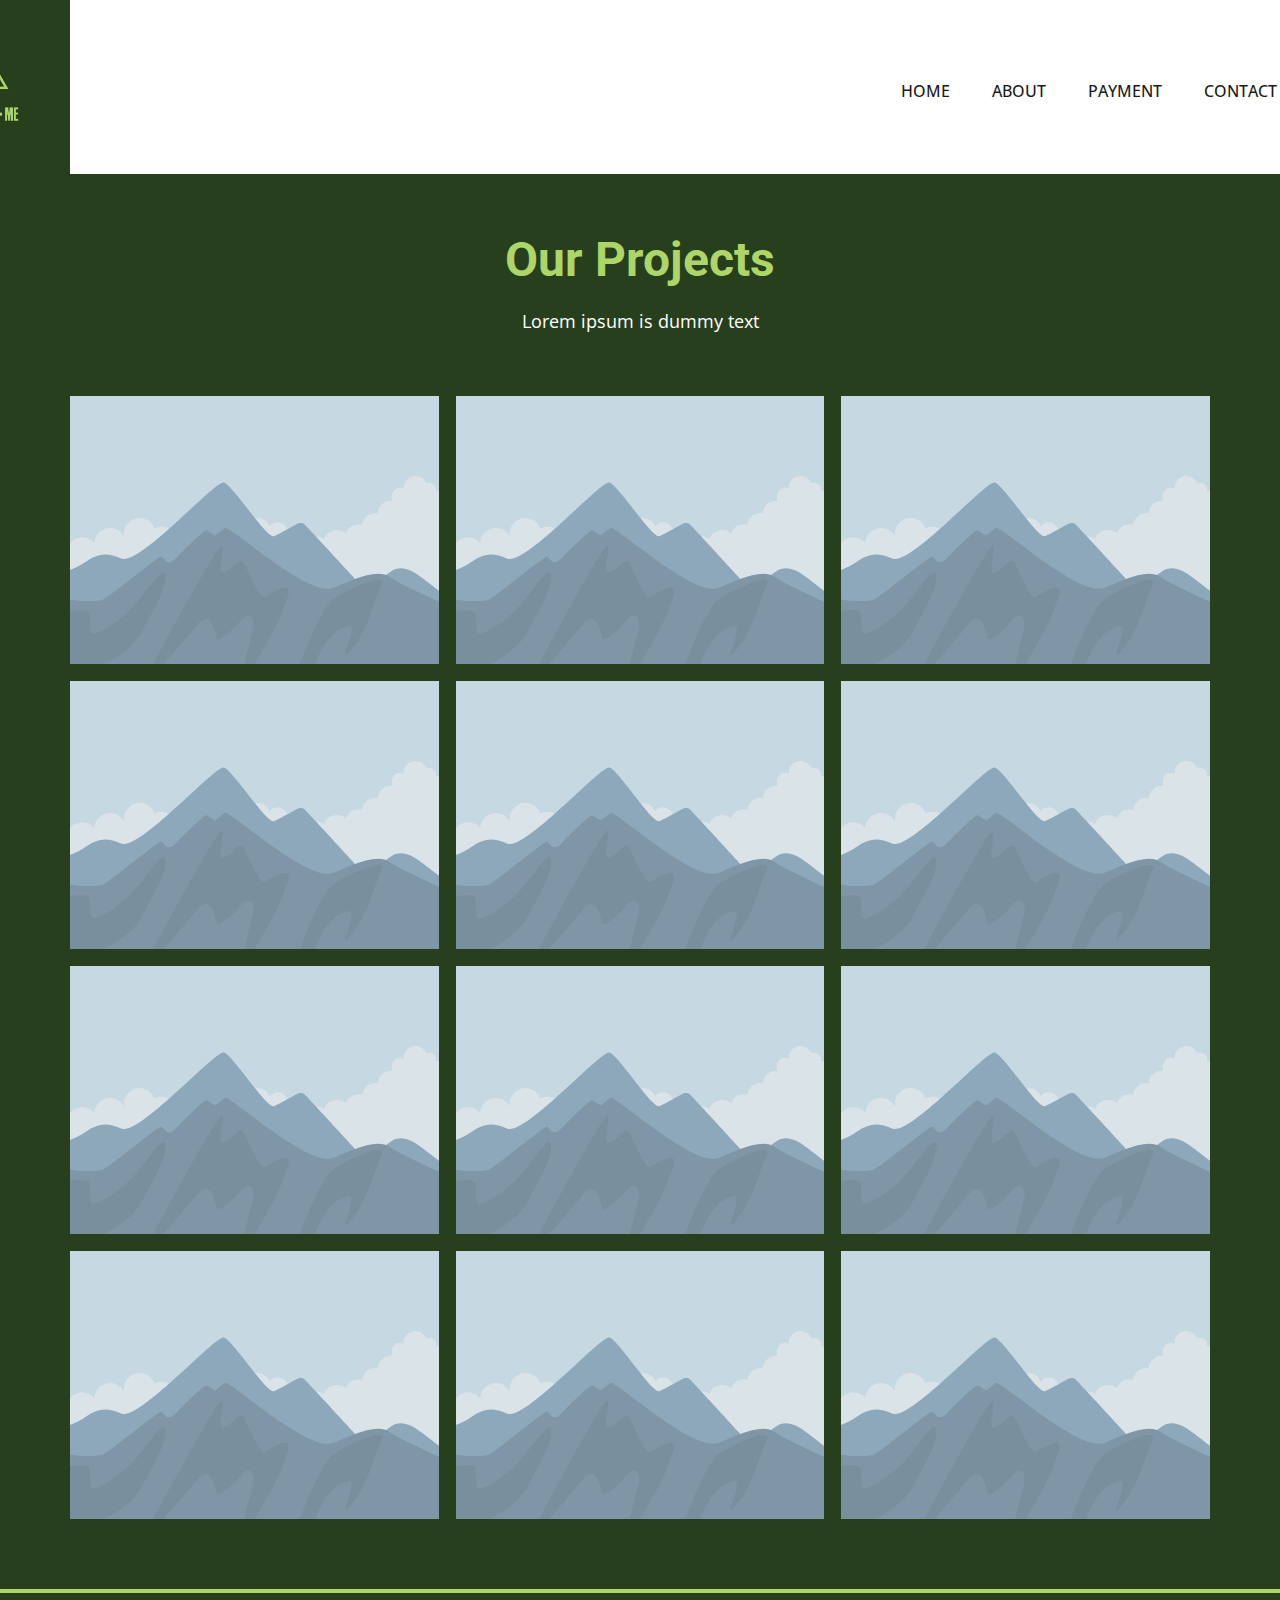
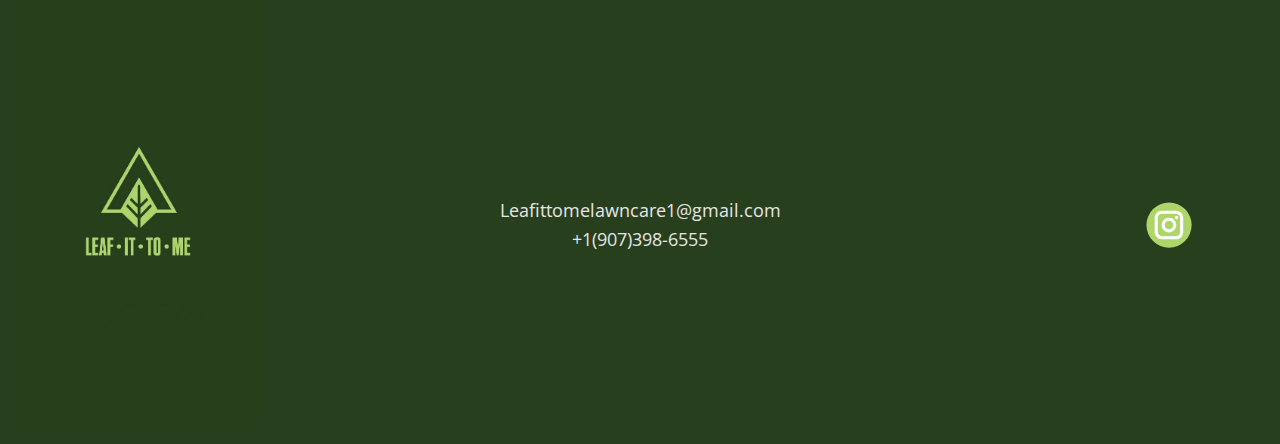
<file: Photos.html>
<!DOCTYPE html>
<html style="font-size: 16px;" lang="en"><head>
    <meta name="viewport" content="width=device-width, initial-scale=1.0">
    <meta charset="utf-8">
    <meta name="keywords" content="Our Projects">
    <meta name="description" content="">
    <title>Photos</title>
    <link rel="stylesheet" href="nicepage.css" media="screen">
<link rel="stylesheet" href="Photos.css" media="screen">
    <script class="u-script" type="text/javascript" src="jquery.js" defer=""></script>
    <script class="u-script" type="text/javascript" src="nicepage.js" defer=""></script>
    <meta name="generator" content="Nicepage 7.7.3, nicepage.com">
    
    
    
    <link id="u-theme-google-font" rel="stylesheet" href="https://fonts.googleapis.com/css?family=Roboto:100,100i,300,300i,400,400i,500,500i,700,700i,900,900i|Open+Sans:300,300i,400,400i,500,500i,600,600i,700,700i,800,800i">
    <script type="application/ld+json">{
		"@context": "http://schema.org",
		"@type": "Organization",
		"name": "",
		"logo": "images/BD5EF24D-C2E1-41FA-BA0E-46E552A3A18D.jpeg",
		"sameAs": [
				"https://www.instagram.com/leafittomelawncare"
		]
}</script>
    <meta name="theme-color" content="#478ac9">
    <meta property="og:title" content="Photos">
    <meta property="og:type" content="website">
  <meta data-intl-tel-input-cdn-path="intlTelInput/"></head>
  <body data-path-to-root="./" data-include-products="false" class="u-body u-xl-mode" data-lang="en"><header class="u-clearfix u-header u-white u-header" id="header"><div class="u-clearfix u-sheet u-sheet-1">
        <a href="#" class="u-image u-logo u-image-1" data-image-width="1290" data-image-height="2293">
          <img src="images/BD5EF24D-C2E1-41FA-BA0E-46E552A3A18D.jpeg" class="u-logo-image u-logo-image-1">
        </a>
        <nav class="u-menu u-menu-one-level u-offcanvas u-menu-1">
          <div class="menu-collapse" style="font-size: 1rem; letter-spacing: 0px; text-transform: uppercase; font-weight: 500;">
            <a class="u-button-style u-custom-active-border-color u-custom-active-color u-custom-border u-custom-border-color u-custom-borders u-custom-hover-border-color u-custom-hover-color u-custom-left-right-menu-spacing u-custom-padding-bottom u-custom-text-active-color u-custom-text-color u-custom-text-decoration u-custom-text-hover-color u-custom-top-bottom-menu-spacing u-hamburger-link u-nav-link u-text-active-palette-1-base u-text-hover-palette-2-base" href="#">
              <svg class="u-svg-link" viewBox="0 0 24 24"><use xlink:href="#menu-hamburger"></use></svg>
              <svg class="u-svg-content" version="1.1" id="menu-hamburger" viewBox="0 0 16 16" x="0px" y="0px" xmlns:xlink="http://www.w3.org/1999/xlink" xmlns="http://www.w3.org/2000/svg"><g><rect y="1" width="16" height="2"></rect><rect y="7" width="16" height="2"></rect><rect y="13" width="16" height="2"></rect>
</g></svg>
            </a>
          </div>
          <div class="u-custom-menu u-nav-container">
            <ul class="u-nav u-spacing-2 u-unstyled u-nav-1"><li class="u-nav-item"><a class="u-active-custom-color-3 u-border-2 u-border-active-custom-color-3 u-border-hover-custom-color-2 u-border-no-left u-border-no-right u-border-no-top u-button-style u-hover-custom-color-2 u-nav-link u-text-active-white u-text-grey-90 u-text-hover-white" href="./" style="padding: 10px 20px;">Home</a>
</li><li class="u-nav-item"><a class="u-active-custom-color-3 u-border-2 u-border-active-custom-color-3 u-border-hover-custom-color-2 u-border-no-left u-border-no-right u-border-no-top u-button-style u-hover-custom-color-2 u-nav-link u-text-active-white u-text-grey-90 u-text-hover-white" href="About.html" style="padding: 10px 20px;">About</a>
</li><li class="u-nav-item"><a class="u-active-custom-color-3 u-border-2 u-border-active-custom-color-3 u-border-hover-custom-color-2 u-border-no-left u-border-no-right u-border-no-top u-button-style u-hover-custom-color-2 u-nav-link u-text-active-white u-text-grey-90 u-text-hover-white" href="Payment.html" style="padding: 10px 20px;">Payment</a>
</li><li class="u-nav-item"><a class="u-active-custom-color-3 u-border-2 u-border-active-custom-color-3 u-border-hover-custom-color-2 u-border-no-left u-border-no-right u-border-no-top u-button-style u-hover-custom-color-2 u-nav-link u-text-active-white u-text-grey-90 u-text-hover-white" href="Contact.html" style="padding: 10px 20px;">Contact</a>
</li></ul>
          </div>
          <div class="u-custom-menu u-nav-container-collapse">
            <div class="u-black u-container-style u-inner-container-layout u-opacity u-opacity-95 u-sidenav">
              <div class="u-inner-container-layout u-sidenav-overflow">
                <div class="u-menu-close"></div>
                <ul class="u-align-center u-nav u-popupmenu-items u-unstyled u-nav-2"><li class="u-nav-item"><a class="u-button-style u-nav-link" href="./">Home</a>
</li><li class="u-nav-item"><a class="u-button-style u-nav-link" href="About.html">About</a>
</li><li class="u-nav-item"><a class="u-button-style u-nav-link" href="Payment.html">Payment</a>
</li><li class="u-nav-item"><a class="u-button-style u-nav-link" href="Contact.html">Contact</a>
</li></ul>
              </div>
            </div>
            <div class="u-black u-menu-overlay u-opacity u-opacity-70"></div>
          </div>
        </nav>
      </div></header>
    <section class="u-align-center u-clearfix u-container-align-center u-custom-color-3 u-section-1" id="block-2">
      <div class="u-clearfix u-sheet u-sheet-1">
        <h2 class="u-align-center u-text u-text-custom-color-2 u-text-default u-text-1">Our Projects</h2>
        <p class="u-align-center u-text u-text-white u-text-2">Lorem ipsum is dummy text</p>
        <div class="u-expanded-width u-gallery u-layout-grid u-lightbox u-show-text-on-hover u-gallery-1">
          <div class="u-gallery-inner u-gallery-inner-1">
            <div class="u-effect-fade u-gallery-item">
              <div class="u-back-slide">
                <img class="u-back-image u-expanded" src="images/90fc53c9.svg">
              </div>
              <div class="u-over-slide u-shading u-over-slide-1"></div>
            </div>
            <div class="u-effect-fade u-gallery-item">
              <div class="u-back-slide">
                <img class="u-back-image u-expanded" src="images/90fc53c9.svg">
              </div>
              <div class="u-over-slide u-shading u-over-slide-2"></div>
            </div>
            <div class="u-effect-fade u-gallery-item">
              <div class="u-back-slide">
                <img class="u-back-image u-expanded" src="images/90fc53c9.svg">
              </div>
              <div class="u-over-slide u-shading u-over-slide-3"></div>
            </div>
            <div class="u-effect-fade u-gallery-item">
              <div class="u-back-slide">
                <img class="u-back-image u-expanded" src="images/90fc53c9.svg">
              </div>
              <div class="u-over-slide u-shading u-over-slide-4"></div>
            </div>
            <div class="u-effect-fade u-gallery-item">
              <div class="u-back-slide">
                <img class="u-back-image u-expanded" src="images/90fc53c9.svg">
              </div>
              <div class="u-over-slide u-shading u-over-slide-5"></div>
            </div>
            <div class="u-effect-fade u-gallery-item">
              <div class="u-back-slide">
                <img class="u-back-image u-expanded" src="images/90fc53c9.svg">
              </div>
              <div class="u-over-slide u-shading u-over-slide-6"></div>
            </div>
            <div class="u-effect-fade u-gallery-item">
              <div class="u-back-slide">
                <img class="u-back-image u-expanded" src="images/90fc53c9.svg">
              </div>
              <div class="u-over-slide u-shading u-over-slide-7"></div>
            </div>
            <div class="u-effect-fade u-gallery-item">
              <div class="u-back-slide">
                <img class="u-back-image u-expanded" src="images/90fc53c9.svg">
              </div>
              <div class="u-over-slide u-shading u-over-slide-8"></div>
            </div>
            <div class="u-effect-fade u-gallery-item">
              <div class="u-back-slide">
                <img class="u-back-image u-expanded" src="images/90fc53c9.svg">
              </div>
              <div class="u-over-slide u-shading u-over-slide-9"></div>
            </div>
            <div class="u-effect-fade u-gallery-item">
              <div class="u-back-slide">
                <img class="u-back-image u-expanded" src="images/90fc53c9.svg">
              </div>
              <div class="u-over-slide u-shading u-over-slide-10"></div>
            </div>
            <div class="u-effect-fade u-gallery-item">
              <div class="u-back-slide">
                <img class="u-back-image u-expanded" src="images/90fc53c9.svg">
              </div>
              <div class="u-over-slide u-shading u-over-slide-11"></div>
            </div>
            <div class="u-effect-fade u-gallery-item">
              <div class="u-back-slide">
                <img class="u-back-image u-expanded" src="images/90fc53c9.svg">
              </div>
              <div class="u-over-slide u-shading u-over-slide-12"></div>
            </div>
          </div>
        </div>
      </div>
    </section>
    
    
    
    <footer class="u-align-center-md u-align-center-sm u-align-center-xs u-border-4 u-border-custom-color-2 u-border-no-bottom u-border-no-left u-border-no-right u-clearfix u-custom-color-3 u-footer" id="footer" data-animation-name="" data-animation-duration="0" data-animation-delay="0" data-animation-direction=""><div class="u-clearfix u-sheet u-valign-top-lg u-valign-top-md u-valign-top-sm u-valign-top-xl u-sheet-1">
        <a href="#" class="u-image u-logo u-image-1" data-image-width="1290" data-image-height="2293">
          <img src="images/AdobeExpress-file.jpg" class="u-logo-image u-logo-image-1">
        </a>
        <div class="u-align-left u-social-icons u-social-icons-1">
          <a class="u-social-url" title="Instagram" target="_blank" href="https://www.instagram.com/leafittomelawncare"><span class="u-icon u-social-icon u-social-instagram u-text-custom-color-2"><svg class="u-svg-link" preserveAspectRatio="xMidYMin slice" viewBox="0 0 112 112" style=""><use xlink:href="#svg-56a8"></use></svg><svg class="u-svg-content" viewBox="0 0 112 112" x="0" y="0" id="svg-56a8"><circle fill="currentColor" cx="56.1" cy="56.1" r="55"></circle><path fill="#FFFFFF" d="M55.9,38.2c-9.9,0-17.9,8-17.9,17.9C38,66,46,74,55.9,74c9.9,0,17.9-8,17.9-17.9C73.8,46.2,65.8,38.2,55.9,38.2
      z M55.9,66.4c-5.7,0-10.3-4.6-10.3-10.3c-0.1-5.7,4.6-10.3,10.3-10.3c5.7,0,10.3,4.6,10.3,10.3C66.2,61.8,61.6,66.4,55.9,66.4z"></path><path fill="#FFFFFF" d="M74.3,33.5c-2.3,0-4.2,1.9-4.2,4.2s1.9,4.2,4.2,4.2s4.2-1.9,4.2-4.2S76.6,33.5,74.3,33.5z"></path><path fill="#FFFFFF" d="M73.1,21.3H38.6c-9.7,0-17.5,7.9-17.5,17.5v34.5c0,9.7,7.9,17.6,17.5,17.6h34.5c9.7,0,17.5-7.9,17.5-17.5V38.8
      C90.6,29.1,82.7,21.3,73.1,21.3z M83,73.3c0,5.5-4.5,9.9-9.9,9.9H38.6c-5.5,0-9.9-4.5-9.9-9.9V38.8c0-5.5,4.5-9.9,9.9-9.9h34.5
      c5.5,0,9.9,4.5,9.9,9.9V73.3z"></path></svg></span>
          </a>
        </div>
        <p class="u-align-center-lg u-align-center-md u-align-center-xl u-text u-text-custom-color-1 u-text-1">Leafittomelawncare1@gmail.com<br>+1(907)398-6555
        </p>
      </div></footer>
 
  
</body></html>
</file>
